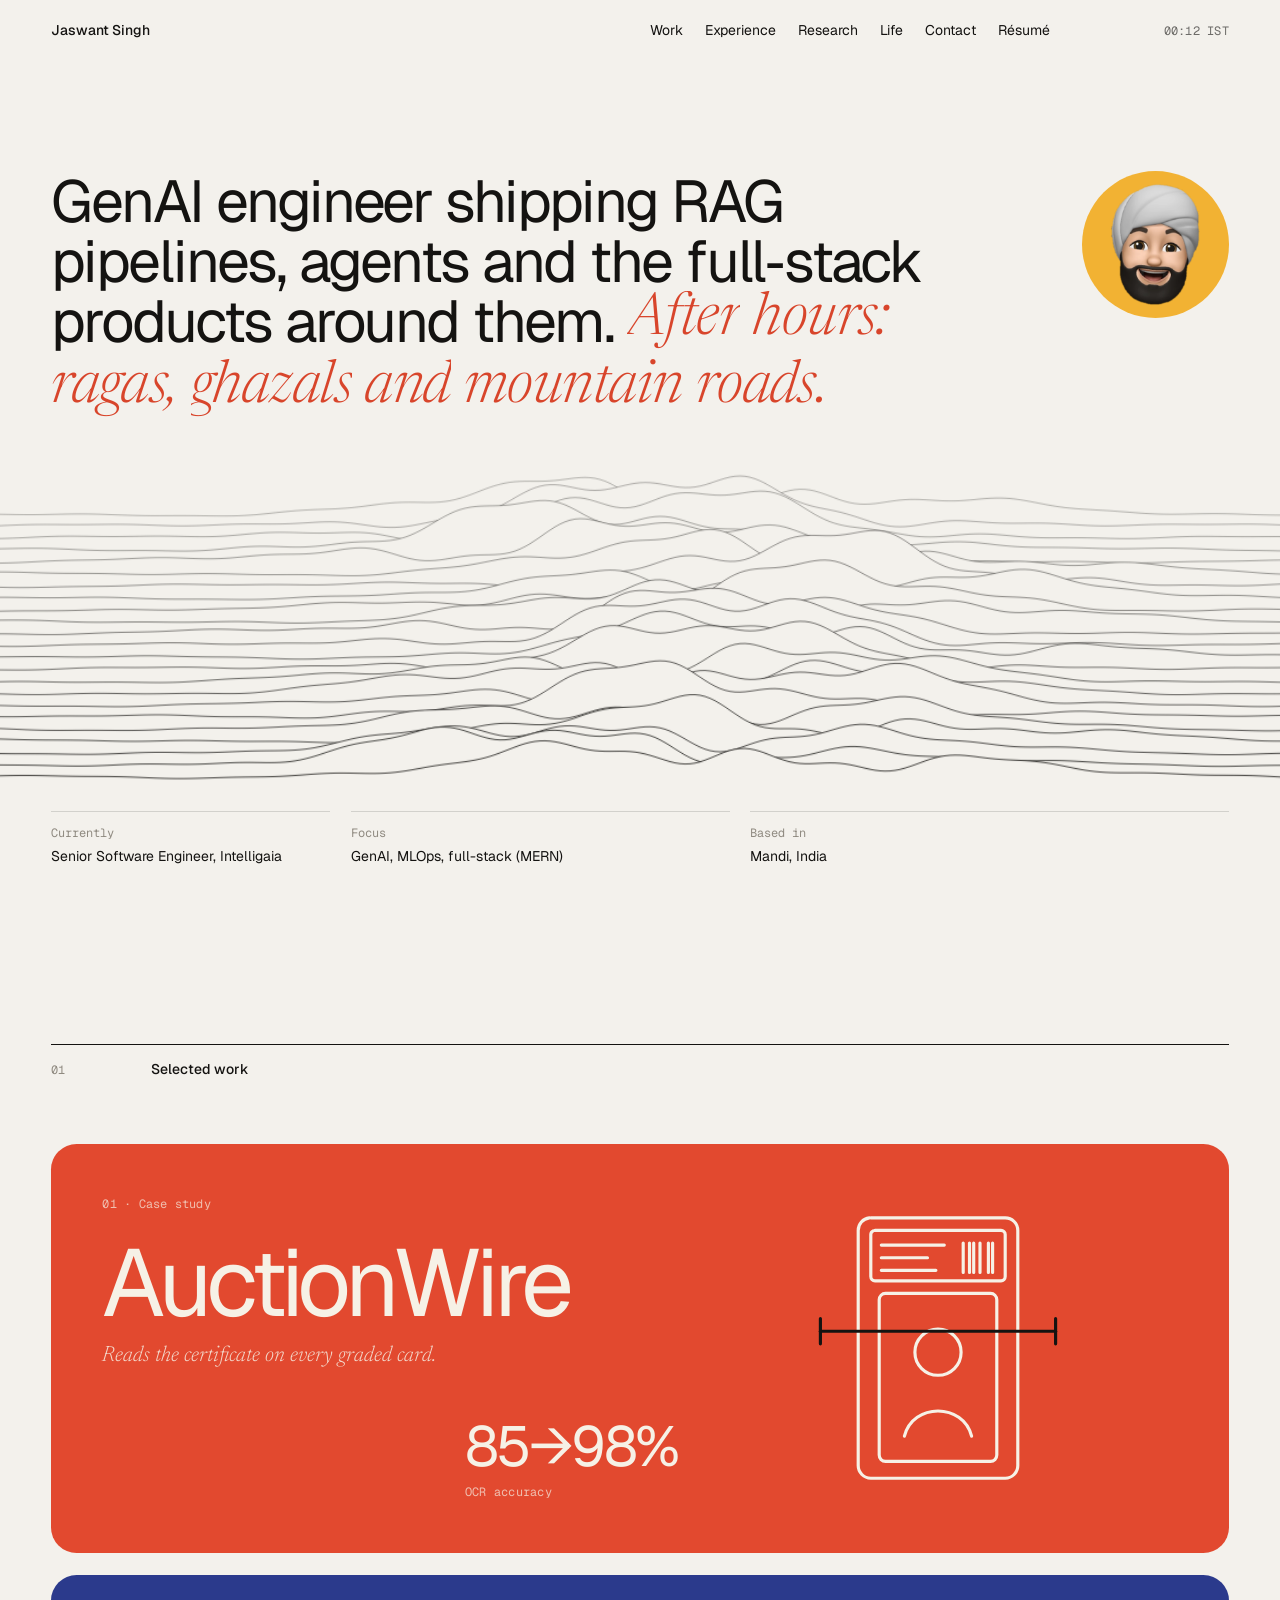
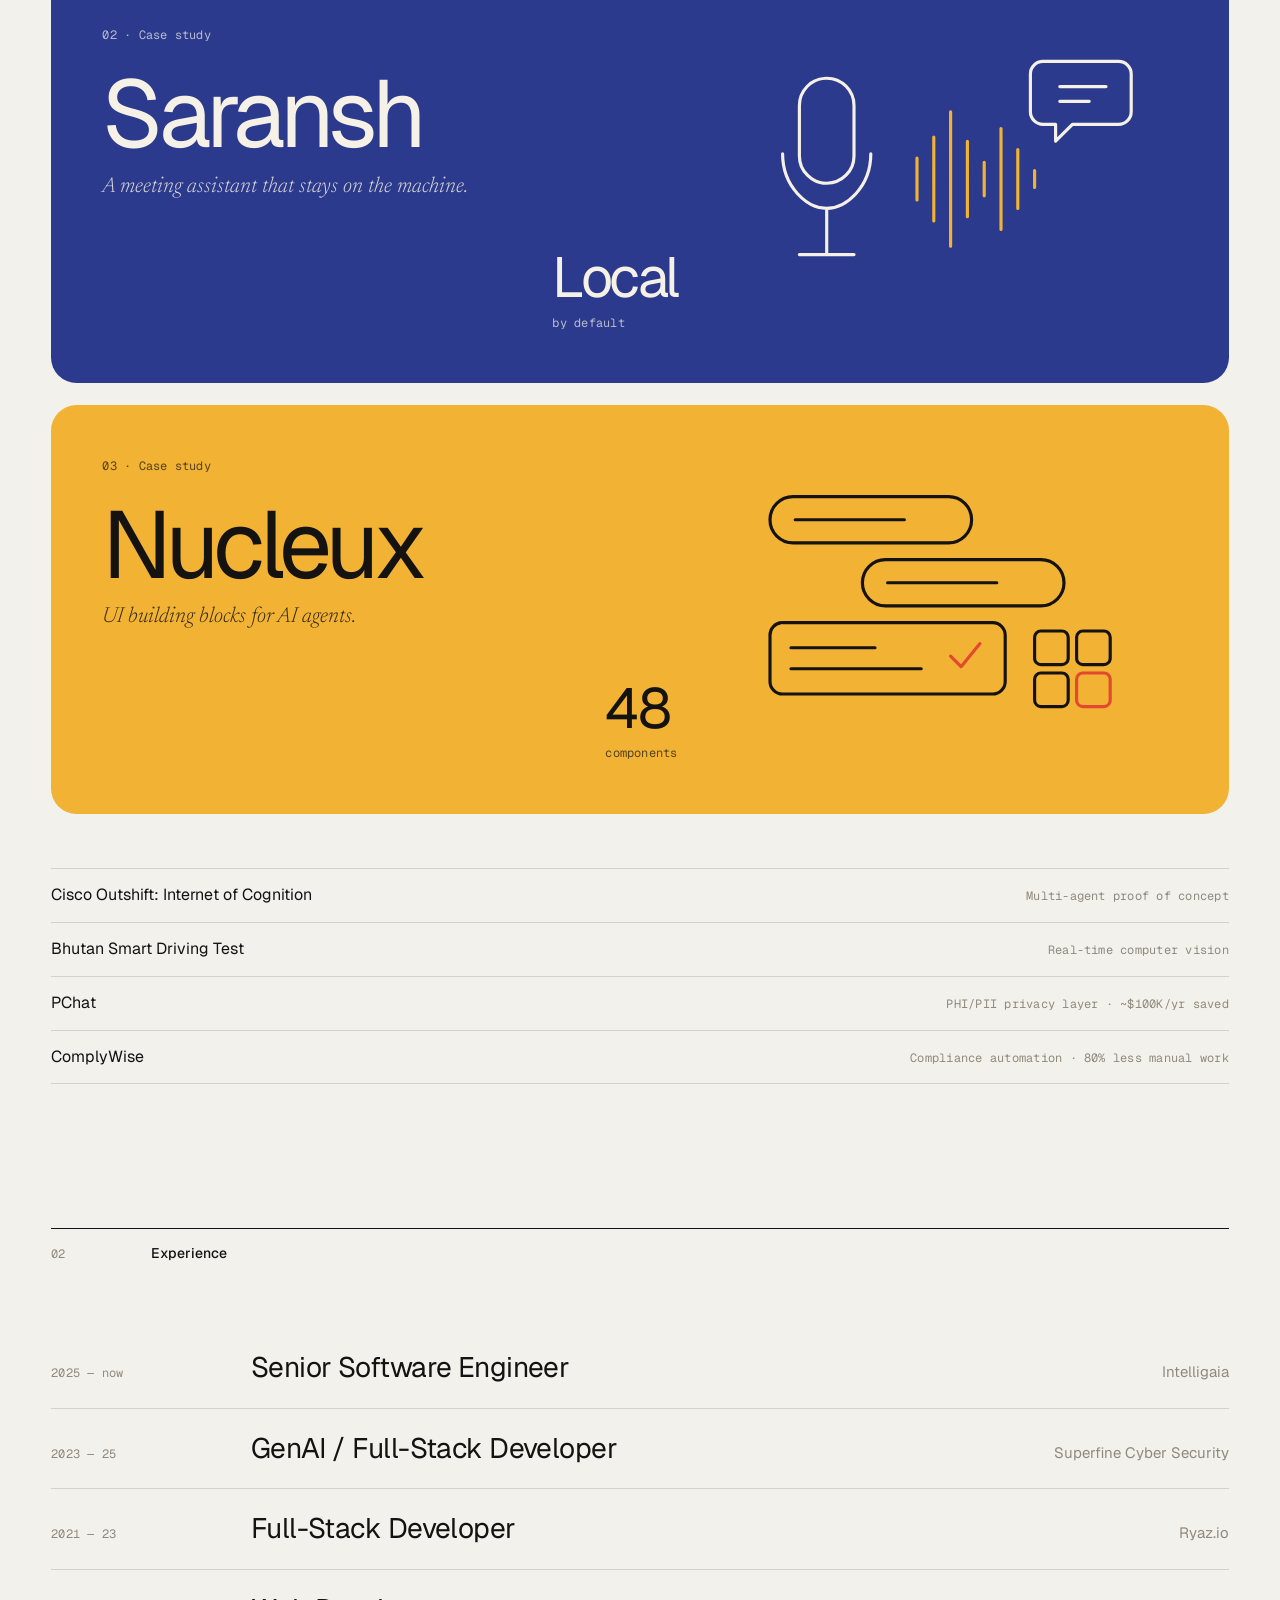
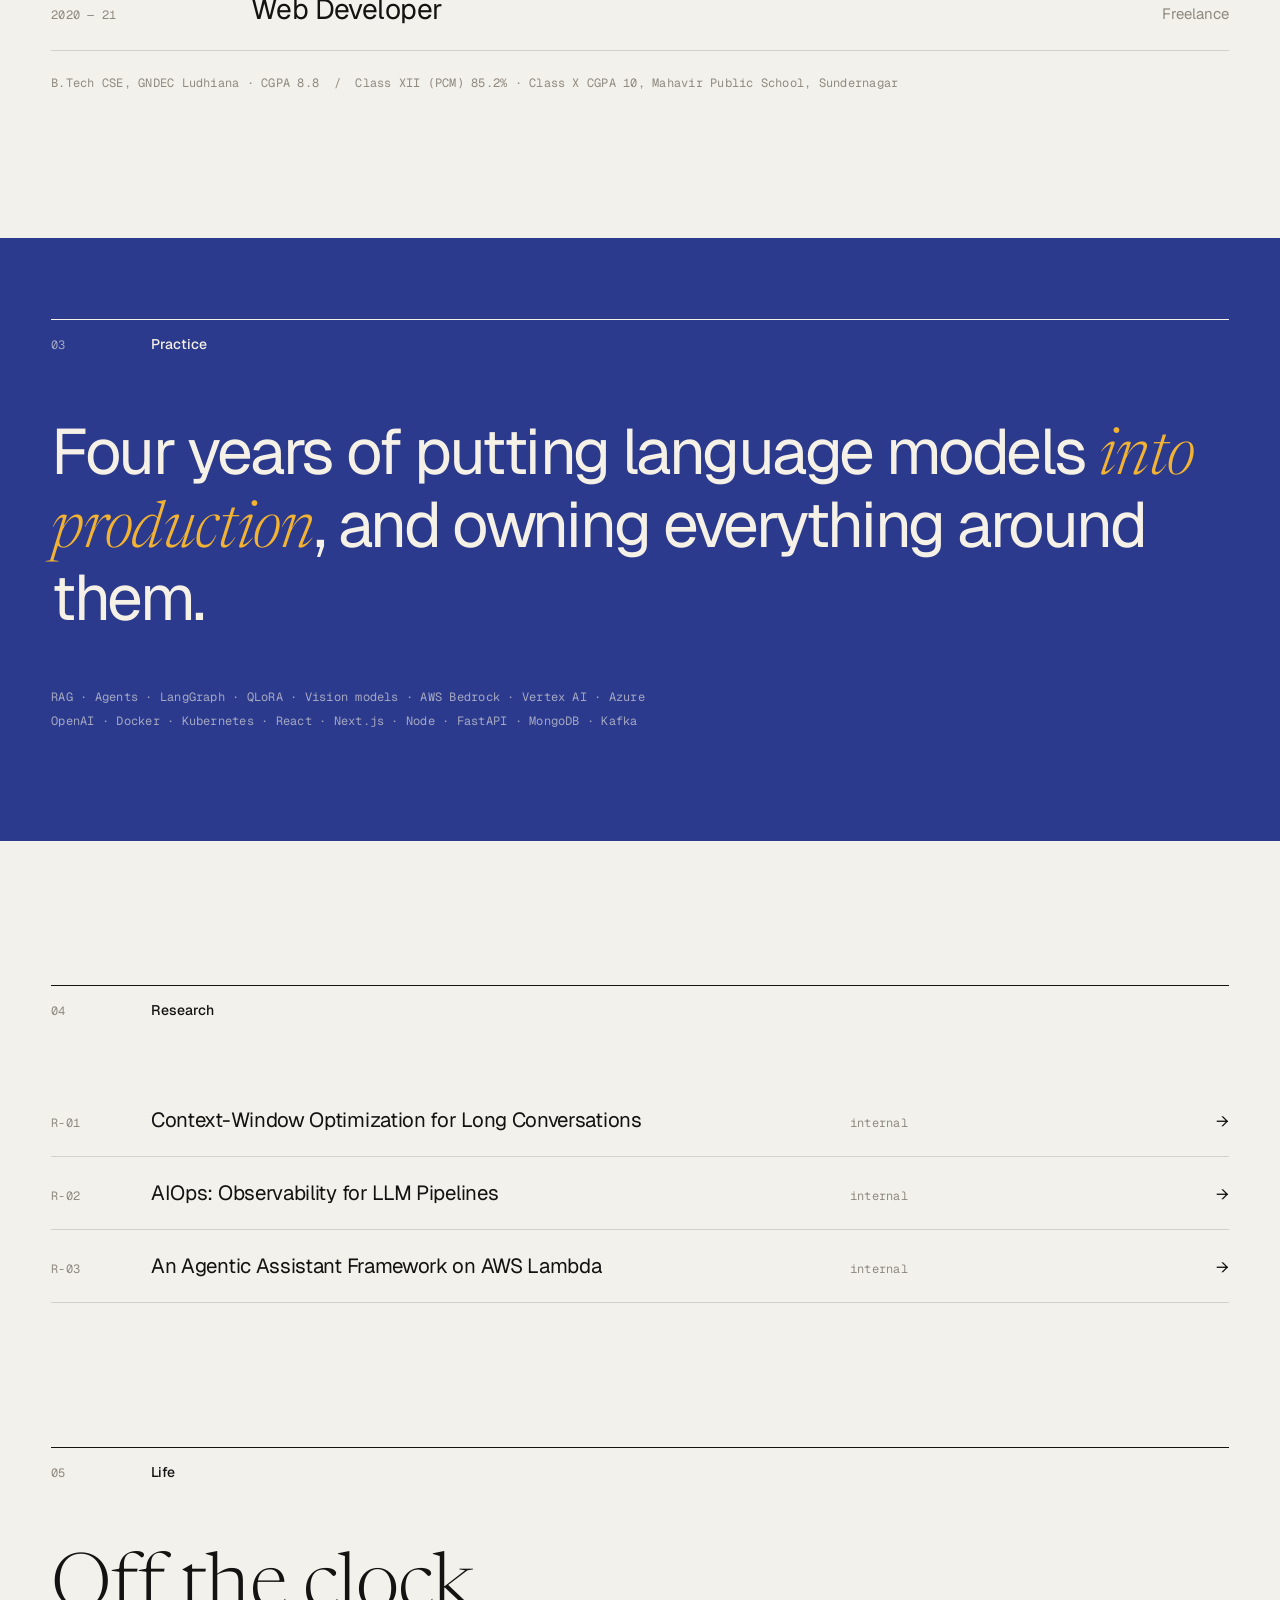
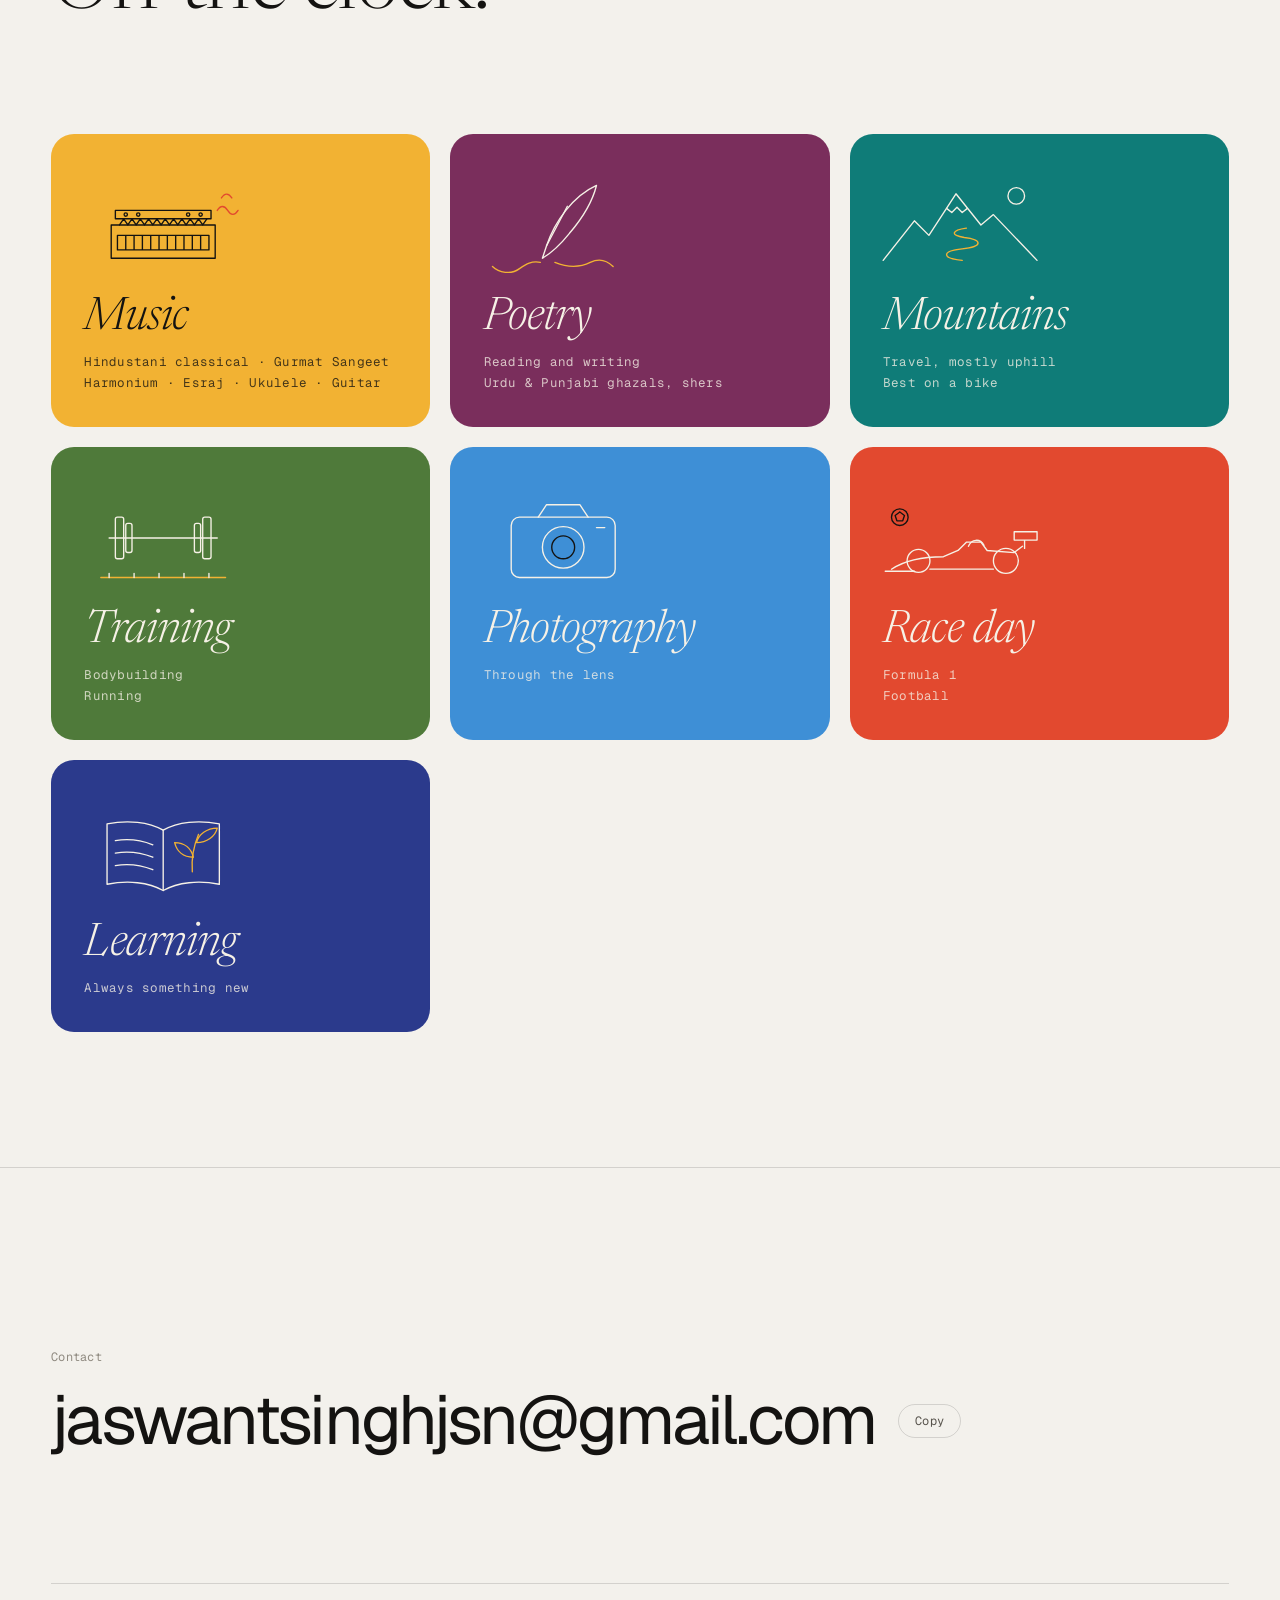
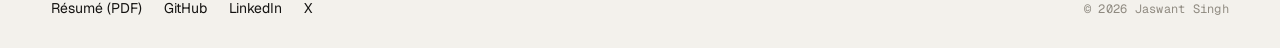
<file: index.html>
<!DOCTYPE html>
<html lang="en">
<head>
<meta charset="UTF-8" />
<meta name="viewport" content="width=device-width, initial-scale=1.0" />
<title>Jaswant Singh — GenAI Engineer</title>
<meta name="description" content="Jaswant Singh is a GenAI engineer with 4+ years shipping production RAG pipelines, agentic workflows and the full-stack products around them. After hours: ragas, ghazals and mountain roads." />
<meta name="theme-color" content="#f3f1ec" />
<link rel="canonical" href="https://jaswant.art/" />
<meta property="og:type" content="website" />
<meta property="og:url" content="https://jaswant.art/" />
<meta property="og:title" content="Jaswant Singh — GenAI Engineer" />
<meta property="og:description" content="GenAI engineer shipping RAG pipelines, agents and the full-stack products around them. After hours: ragas, ghazals and mountain roads." />
<meta property="og:image" content="https://jaswant.art/og.png" />
<meta name="twitter:card" content="summary_large_image" />
<meta name="twitter:creator" content="@CodeComposer009" />
<meta name="twitter:title" content="Jaswant Singh — GenAI Engineer" />
<meta name="twitter:description" content="GenAI engineer shipping RAG pipelines, agents and the full-stack products around them. After hours: ragas, ghazals and mountain roads." />
<meta name="twitter:image" content="https://jaswant.art/og.png" />
<link rel="icon" href="/favicon.ico" sizes="any" />
<link rel="icon" type="image/png" sizes="32x32" href="/img/favicon-32.png" />
<link rel="icon" type="image/png" sizes="192x192" href="/img/icon-192.png" />
<link rel="apple-touch-icon" href="/img/apple-touch-icon.png" />
<link rel="preconnect" href="https://fonts.googleapis.com" />
<link rel="preconnect" href="https://fonts.gstatic.com" crossorigin />
<link href="https://fonts.googleapis.com/css2?family=Geist:wght@300;400;500&family=Geist+Mono:wght@400&family=Newsreader:ital,opsz,wght@0,6..72,300;0,6..72,400;1,6..72,300;1,6..72,400&display=swap" rel="stylesheet" />
<link rel="stylesheet" href="css/style.css" />
<script type="application/ld+json">
{
  "@context": "https://schema.org",
  "@type": "Person",
  "name": "Jaswant Singh",
  "url": "https://jaswant.art/",
  "image": "https://jaswant.art/img/me.png",
  "jobTitle": "Senior Software Engineer (GenAI / Full-Stack)",
  "description": "GenAI engineer shipping RAG pipelines, agents and the full-stack products around them. After hours: ragas, ghazals and mountain roads.",
  "email": "mailto:jaswantsinghjsn@gmail.com",
  "worksFor": { "@type": "Organization", "name": "Intelligaia Technologies" },
  "alumniOf": [
    { "@type": "CollegeOrUniversity", "name": "Guru Nanak Dev Engineering College, Ludhiana" },
    { "@type": "HighSchool", "name": "Mahavir Public School, Sundernagar" }
  ],
  "address": { "@type": "PostalAddress", "addressLocality": "Mandi", "addressRegion": "Himachal Pradesh", "addressCountry": "IN" },
  "knowsAbout": ["Generative AI", "Retrieval-augmented generation", "AI agents", "LangChain", "LangGraph", "MLOps", "React", "Next.js", "Node.js", "Python", "FastAPI", "MongoDB", "System design", "Hindustani classical music", "Gurmat Sangeet", "Harmonium", "Esraj", "Poetry", "Urdu and Punjabi ghazals", "Photography", "Motorcycling", "Formula 1", "Bodybuilding", "Running"],
  "sameAs": [
    "https://github.com/jaswantsinghh",
    "https://www.linkedin.com/in/jaswant-singh009",
    "https://x.com/CodeComposer009"
  ]
}
</script>
</head>
<body>

<a class="skip" href="#work">Skip to work</a>

<header class="top" id="top">
  <a class="top__name" href="#">Jaswant Singh</a>
  <nav class="top__nav" aria-label="Primary">
    <a href="#work">Work</a>
    <a href="#experience" class="top__wide">Experience</a>
    <a href="#writing">Research</a>
    <a href="#studio">Life</a>
    <a href="#contact">Contact</a>
    <a href="resume.pdf" class="top__wide" target="_blank" rel="noopener">Résumé</a>
  </nav>
  <span class="top__time mono" id="clock" aria-label="Local time"></span>
</header>

<main>

  <!-- ─────────────────────────── INTRO ─────────────────────────── -->
  <section class="intro" aria-label="Introduction">
    <img class="intro__me" id="me" src="img/me.png" width="180" height="180" alt="Jaswant’s memoji: a smiling face with a grey turban and a full black beard" />
    <h1 class="intro__lede" data-split>
      GenAI engineer shipping RAG pipelines, agents and the full&#8209;stack products around them.
      <span class="soft">After hours: ragas, ghazals and mountain roads.</span>
    </h1>

    <dl class="intro__meta">
      <div><dt>Currently</dt><dd>Senior Software Engineer, Intelligaia</dd></div>
      <div><dt>Focus</dt><dd>GenAI, MLOps, full-stack (MERN)</dd></div>
      <div><dt>Based in</dt><dd>Mandi, India</dd></div>
    </dl>

    <canvas class="intro__field" id="field" aria-hidden="true"></canvas>
  </section>

  <!-- ─────────────────────────── WORK ─────────────────────────── -->
  <!-- ✏️ EDIT HERE: one <li class="row"> per project. data-seed changes the hover drawing. -->
  <section class="block" id="work">
    <header class="block__head">
      <span class="block__num mono">01</span>
      <h2 class="block__title">Selected work</h2>
    </header>

    <!-- ✏️ EDIT HERE: featured projects (each opens its case study). data-seed picks the hover drawing. -->
    <ol class="feature" id="workRows">
      <li data-reveal>
        <a class="feature__item feature__item--aw" href="work/auctionwire/">
          <span class="feature__text">
            <span class="feature__n mono">01 · Case study</span>
            <span class="feature__t">AuctionWire</span>
            <span class="feature__line">Reads the certificate on every graded card.</span>
            <span class="feature__stat"><b>85→98%</b><small class="mono">OCR accuracy</small></span>
          </span>
          <span class="feature__art"><svg class="ill ill--big" viewBox="0 0 200 140" role="img" aria-label="A graded trading-card slab under a scanning line"><rect x="62" y="8" width="76" height="124" rx="6"/><rect x="68" y="14" width="64" height="24" rx="2"/><path d="M73 21 h30 M73 27 h22 M73 33 h26"/><path d="M112 20 v14 M115 20 v14 M117 20 v14 M120 20 v14 M124 20 v14 M126 20 v14"/><rect x="72" y="44" width="56" height="80" rx="3"/><circle cx="100" cy="72" r="11"/><path d="M84 112 c4 -16 28 -16 32 0"/><path class="acc" d="M44 62 h112"/><path class="acc" d="M44 56 v12 M156 56 v12"/></svg></span>
        </a>
      </li>
      <li data-reveal>
        <a class="feature__item feature__item--sa" href="work/saransh/">
          <span class="feature__text">
            <span class="feature__n mono">02 · Case study</span>
            <span class="feature__t">Saransh</span>
            <span class="feature__line">A meeting assistant that stays on the machine.</span>
            <span class="feature__stat"><b>Local</b><small class="mono">by default</small></span>
          </span>
          <span class="feature__art"><svg class="ill ill--big" viewBox="0 0 200 140" role="img" aria-label="A microphone beside a voice waveform and a speech bubble"><rect x="34" y="22" width="26" height="50" rx="13"/><path d="M26 58 c0 16 12 26 21 26 s21 -10 21 -26 M47 84 v22 M34 106 h26"/><path class="acc" d="M82 70 v0 M90 60 v20 M98 50 v40 M106 38 v64 M114 52 v36 M122 62 v16 M130 46 v48 M138 56 v28 M146 66 v8"/><path d="M150 14 h36 a6 6 0 0 1 6 6 v18 a6 6 0 0 1 -6 6 h-22 l-8 8 v-8 h-6 a6 6 0 0 1 -6 -6 v-18 a6 6 0 0 1 6 -6 z"/><path d="M158 26 h22 M158 33 h14"/></svg></span>
        </a>
      </li>
      <li data-reveal>
        <a class="feature__item feature__item--nx" href="work/nucleux/">
          <span class="feature__text">
            <span class="feature__n mono">03 · Case study</span>
            <span class="feature__t">Nucleux</span>
            <span class="feature__line">UI building blocks for AI agents.</span>
            <span class="feature__stat"><b>48</b><small class="mono">components</small></span>
          </span>
          <span class="feature__art"><svg class="ill ill--big" viewBox="0 0 200 140" role="img" aria-label="Interface building blocks: chat bubbles, a tool call and a grid of components"><rect x="20" y="16" width="96" height="22" rx="11"/><rect x="64" y="46" width="96" height="22" rx="11"/><rect x="20" y="76" width="112" height="34" rx="6"/><path d="M30 88 h40 M30 98 h62"/><path class="acc" d="M106 92 l5 5 l9 -11"/><rect x="146" y="80" width="16" height="16" rx="3"/><rect x="166" y="80" width="16" height="16" rx="3"/><rect x="146" y="100" width="16" height="16" rx="3"/><rect class="acc" x="166" y="100" width="16" height="16" rx="3"/><path d="M32 27 h52 M76 57 h52"/></svg></span>
        </a>
      </li>
    </ol>

    <!-- ✏️ EDIT HERE: more projects, one line each -->
    <ul class="more" data-reveal>
      <li><span>Cisco Outshift: Internet of Cognition</span><span class="mono">Multi-agent proof of concept</span></li>
      <li><span>Bhutan Smart Driving Test</span><span class="mono">Real-time computer vision</span></li>
      <li><span>PChat</span><span class="mono">PHI/PII privacy layer · ~$100K/yr saved</span></li>
      <li><span>ComplyWise</span><span class="mono">Compliance automation · 80% less manual work</span></li>
    </ul>

    <div class="peek" id="peek" aria-hidden="true"><canvas id="peekCanvas"></canvas></div>
  </section>

  <!-- ─────────────────────────── EXPERIENCE ─────────────────────────── -->
  <section class="block" id="experience">
    <header class="block__head">
      <span class="block__num mono">02</span>
      <h2 class="block__title">Experience</h2>
    </header>

    <ol class="cv">
      <li class="cv__item" data-reveal><span class="cv__when mono">2025 — now</span><h3>Senior Software Engineer</h3><p class="cv__org">Intelligaia</p></li>
      <li class="cv__item" data-reveal><span class="cv__when mono">2023 — 25</span><h3>GenAI / Full-Stack Developer</h3><p class="cv__org">Superfine Cyber Security</p></li>
      <li class="cv__item" data-reveal><span class="cv__when mono">2021 — 23</span><h3>Full-Stack Developer</h3><p class="cv__org">Ryaz.io</p></li>
      <li class="cv__item" data-reveal><span class="cv__when mono">2020 — 21</span><h3>Web Developer</h3><p class="cv__org">Freelance</p></li>
    </ol>
    <p class="edu mono" data-reveal>
      B.Tech CSE, GNDEC Ludhiana · CGPA 8.8 &nbsp;/&nbsp; Class XII (PCM) 85.2% · Class X CGPA 10, Mahavir Public School, Sundernagar
    </p>
  </section>

  <!-- ─────────────────────────── PRACTICE ─────────────────────────── -->
  <section class="block band" id="practice">
    <header class="block__head">
      <span class="block__num mono">03</span>
      <h2 class="block__title">Practice</h2>
    </header>

    <p class="big-statement" data-reveal>
      Four years of putting language models <em>into production</em>, and owning everything around them.
    </p>
    <p class="toolline mono" data-reveal>
      RAG · Agents · LangGraph · QLoRA · Vision models · AWS Bedrock · Vertex AI · Azure OpenAI · Docker · Kubernetes · React · Next.js · Node · FastAPI · MongoDB · Kafka
    </p>
  </section>

  <!-- ─────────────────────────── WRITING ─────────────────────────── -->
  <section class="block" id="writing">
    <header class="block__head">
      <span class="block__num mono">04</span>
      <h2 class="block__title">Research</h2>
    </header>
    <!-- rendered from js/content.js (blog + research) -->
    <ol class="entries" id="entries"></ol>
  </section>

  <!-- ─────────────────────────── STUDIO ─────────────────────────── -->
  <section class="studio" id="studio">
    <header class="block__head">
      <span class="block__num mono">05</span>
      <h2 class="block__title">Life</h2>
    </header>

    <p class="studio__intro" data-reveal>Off the clock.</p>

    <!-- ✏️ EDIT HERE: the things I love outside work -->
    <ol class="life">
      <li class="life__item" data-reveal>
        <svg class="ill" viewBox="0 0 160 100" role="img" aria-label="A harmonium, its bellows folded behind the keys"><path d="M30 50 h100 v32 h-100 z"/><path d="M38 50 l4 -6 l4 6 l4 -6 l4 6 l4 -6 l4 6 l4 -6 l4 6 l4 -6 l4 6 l4 -6 l4 6 l4 -6 l4 6 l4 -6 l4 6 l4 -6 l4 6 l4 -6 l4 6 l4 -6"/><path d="M34 44 h92 v-8 h-92 z"/><path d="M36 60 h88 v14 h-88 z M44 60 v14 M52 60 v14 M60 60 v14 M68 60 v14 M76 60 v14 M84 60 v14 M92 60 v14 M100 60 v14 M108 60 v14 M116 60 v14"/><circle cx="44" cy="40" r="1.6"/><circle cx="56" cy="40" r="1.6"/><circle cx="104" cy="40" r="1.6"/><circle cx="116" cy="40" r="1.6"/><path class="acc" d="M132 36 c3 -5 7 -5 10 0 s7 5 10 0 M136 24 c3 -5 7 -5 10 0"/></svg>
        <h3 class="life__t">Music</h3>
        <p class="life__meta mono">Hindustani classical · Gurmat Sangeet<br/>Harmonium · Esraj · Ukulele · Guitar</p>
      </li>
      <li class="life__item" data-reveal>
        <svg class="ill" viewBox="0 0 160 100" role="img" aria-label="A quill writing a single flowing line"><path d="M112 12 c-22 10 -40 34 -48 58 l-4 12 c10 -6 18 -14 26 -24 c12 -14 22 -30 26 -46 z"/><path d="M64 70 l20 -38"/><path class="acc" d="M58 86 c-8 -2 -14 2 -20 6 c-8 6 -20 4 -26 -2 m60 -4 c10 4 22 6 34 0 c8 -4 16 -2 22 4"/></svg>
        <h3 class="life__t">Poetry</h3>
        <p class="life__meta mono">Reading and writing<br/>Urdu &amp; Punjabi ghazals, shers</p>
      </li>
      <li class="life__item" data-reveal>
        <svg class="ill" viewBox="0 0 160 100" role="img" aria-label="Mountain peaks with a switchback road climbing between them"><path d="M4 84 l30 -38 l14 14 l26 -40 l24 30 l12 -10 l42 44"/><path d="M65 34 l5 4 l5 -5 l5 5 l5 -4"/><path class="acc" d="M80 84 c-20 -2 -20 -9 0 -11 c20 -2 20 -9 2 -11 c-14 -2 -12 -7 2 -9"/><circle cx="132" cy="22" r="8"/></svg>
        <h3 class="life__t">Mountains</h3>
        <p class="life__meta mono">Travel, mostly uphill<br/>Best on a bike</p>
      </li>
      <li class="life__item" data-reveal>
        <svg class="ill" viewBox="0 0 160 100" role="img" aria-label="A loaded barbell above a running track marked with distances"><path d="M28 50 h104"/><rect x="34" y="30" width="8" height="40" rx="2"/><rect x="44" y="36" width="6" height="28" rx="2"/><rect x="118" y="30" width="8" height="40" rx="2"/><rect x="110" y="36" width="6" height="28" rx="2"/><path class="acc" d="M20 88 h120"/><path d="M20 88 m8 0 v-4 m24 4 v-4 m24 4 v-4 m24 4 v-4 m24 4 v-4"/></svg>
        <h3 class="life__t">Training</h3>
        <p class="life__meta mono">Bodybuilding<br/>Running</p>
      </li>
      <li class="life__item" data-reveal>
        <svg class="ill" viewBox="0 0 160 100" role="img" aria-label="A camera with its lens"><rect x="30" y="30" width="100" height="58" rx="8"/><path d="M56 30 l8 -12 h32 l8 12"/><circle cx="80" cy="59" r="20"/><circle class="acc" cx="80" cy="59" r="11"/><path d="M112 40 h8"/></svg>
        <h3 class="life__t">Photography</h3>
        <p class="life__meta mono">Through the lens</p>
      </li>
      <li class="life__item" data-reveal>
        <svg class="ill" viewBox="0 0 160 100" role="img" aria-label="A chequered flag beside a football"><circle cx="38" cy="72" r="11"/><circle cx="122" cy="72" r="12"/><path d="M6 82 h28"/><path d="M12 80 c12 -8 30 -12 50 -12 l14 -6 l8 -8 h14 l6 8 l26 2 l8 -6"/><path d="M49 80 h61"/><path d="M86 58 c3 -7 11 -8 15 -1"/><path d="M130 44 h22 v8 h-22 z M140 52 v8"/><circle class="acc" cx="20" cy="30" r="8"/><path class="acc" d="M20 25 l4.5 3.3 l-1.7 5.2 h-5.6 l-1.7 -5.2 z"/></svg>
        <h3 class="life__t">Race day</h3>
        <p class="life__meta mono">Formula 1<br/>Football</p>
      </li>
      <li class="life__item" data-reveal>
        <svg class="ill" viewBox="0 0 160 100" role="img" aria-label="An open book with a sprout growing from its page"><path d="M80 30 c-14 -8 -34 -10 -54 -6 v58 c20 -4 40 -2 54 6 c14 -8 34 -10 54 -6 v-58 c-20 -4 -40 -2 -54 6 z"/><path d="M80 30 v58"/><path d="M34 40 c12 -2 26 0 36 4 M34 52 c12 -2 26 0 36 4 M34 64 c12 -2 26 0 36 4"/><path class="acc" d="M108 70 c-1 -12 1 -24 6 -36"/><path class="acc" d="M109 56 c-10 0 -16 -6 -18 -14 c10 0 16 6 18 14 z"/><path class="acc" d="M112 42 c2 -8 10 -14 20 -14 c-2 8 -10 14 -20 14 z"/></svg>
        <h3 class="life__t">Learning</h3>
        <p class="life__meta mono">Always something new</p>
      </li>
    </ol>

    <!-- ✏️ EDIT HERE: hidden until there are real photos / artworks. Swap each .plate__ph for
         <img src="art/your-file.jpg" alt="Title" />, fix the captions, then delete `hidden`. -->
    <div class="plates" hidden>
      <figure class="plate plate--a" data-reveal>
        <div class="plate__img"><div class="plate__ph plate__ph--1"></div></div>
        <figcaption><span>Untitled I</span><span class="mono">Oil on canvas</span></figcaption>
      </figure>
      <figure class="plate plate--b" data-reveal>
        <div class="plate__img"><div class="plate__ph plate__ph--2"></div></div>
        <figcaption><span>Untitled II</span><span class="mono">Acrylic</span></figcaption>
      </figure>
      <figure class="plate plate--c" data-reveal>
        <div class="plate__img"><div class="plate__ph plate__ph--3"></div></div>
        <figcaption><span>Untitled III</span><span class="mono">Study</span></figcaption>
      </figure>
    </div>

    <!-- ✏️ EDIT HERE: poems — hidden for now; delete the `hidden` attribute to show them -->
    <div class="poems" hidden>
      <article class="poem" data-reveal>
        <h3>Garbage Collection</h3>
        <p>I keep old griefs in memory<br/>
        long after their references die —<br/>
        some part of me still marks them <em>reachable</em>,<br/>
        afraid of the silence they’d free.</p>
      </article>
      <article class="poem" data-reveal>
        <h3>Attention</h3>
        <p>The model weighs each word against the rest;<br/>
        so do we, at midnight, replaying a sentence<br/>
        someone said in passing — softmax over memory,<br/>
        one moment scored above a thousand days.</p>
      </article>
      <article class="poem" data-reveal>
        <h3>Monsoon, Debugged</h3>
        <p>The rain arrives like a hotfix at 2 a.m. —<br/>
        unplanned, loud, and somehow<br/>
        exactly what the parched system needed.</p>
      </article>
    </div>

    <div class="notes" hidden>
      <h3 class="label">Notes</h3>
      <!-- ✏️ EDIT HERE: short observations -->
      <ul class="notes__list">
        <li data-reveal>Good code and good brushwork share a rule: every stroke should look inevitable.</li>
        <li data-reveal>A system diagram is a still life of pressure.</li>
        <li data-reveal>The best abstractions, like the best poems, are judged by what they leave out.</li>
      </ul>
    </div>

    <div class="journal">
      <h3 class="label">Journal</h3>
      <!-- rendered from js/content.js (journal) -->
      <ol class="journal__list" id="journal"></ol>
    </div>
  </section>

  <!-- ─────────────────────────── CONTACT ─────────────────────────── -->
  <footer class="contact" id="contact">
    <p class="label">Contact</p>
    <!-- ✏️ EDIT HERE: your real email + links -->
    <div class="contact__mailrow">
      <a class="contact__mail" href="mailto:jaswantsinghjsn@gmail.com" data-split>jaswantsinghjsn@gmail.com</a>
      <button class="contact__copy mono" type="button" data-copy="jaswantsinghjsn@gmail.com" aria-live="polite">Copy</button>
    </div>
    <div class="contact__row">
      <nav class="contact__links" aria-label="Elsewhere">
        <a href="resume.pdf" target="_blank" rel="noopener">Résumé (PDF)</a>
        <a href="https://github.com/jaswantsinghh" target="_blank" rel="me noopener">GitHub</a>
        <a href="https://www.linkedin.com/in/jaswant-singh009" target="_blank" rel="me noopener">LinkedIn</a>
        <a href="https://x.com/CodeComposer009" target="_blank" rel="me noopener">X</a>
      </nav>
      <p class="mono">© <span id="year"></span> Jaswant Singh</p>
    </div>
  </footer>
</main>

<!-- reader for blog posts and research notes -->
<div class="reader" id="reader" aria-hidden="true" role="dialog" aria-modal="true" aria-labelledby="readerMeta">
  <div class="reader__scrim" id="readerScrim"></div>
  <article class="reader__panel" tabindex="-1">
    <button class="reader__close" id="readerClose" aria-label="Close">Close</button>
    <p class="reader__meta mono" id="readerMeta"></p>
    <div class="reader__body" id="readerBody"></div>
  </article>
</div>

<script src="js/content.js"></script>
<script src="js/main.js"></script>
</body>
</html>
</file>
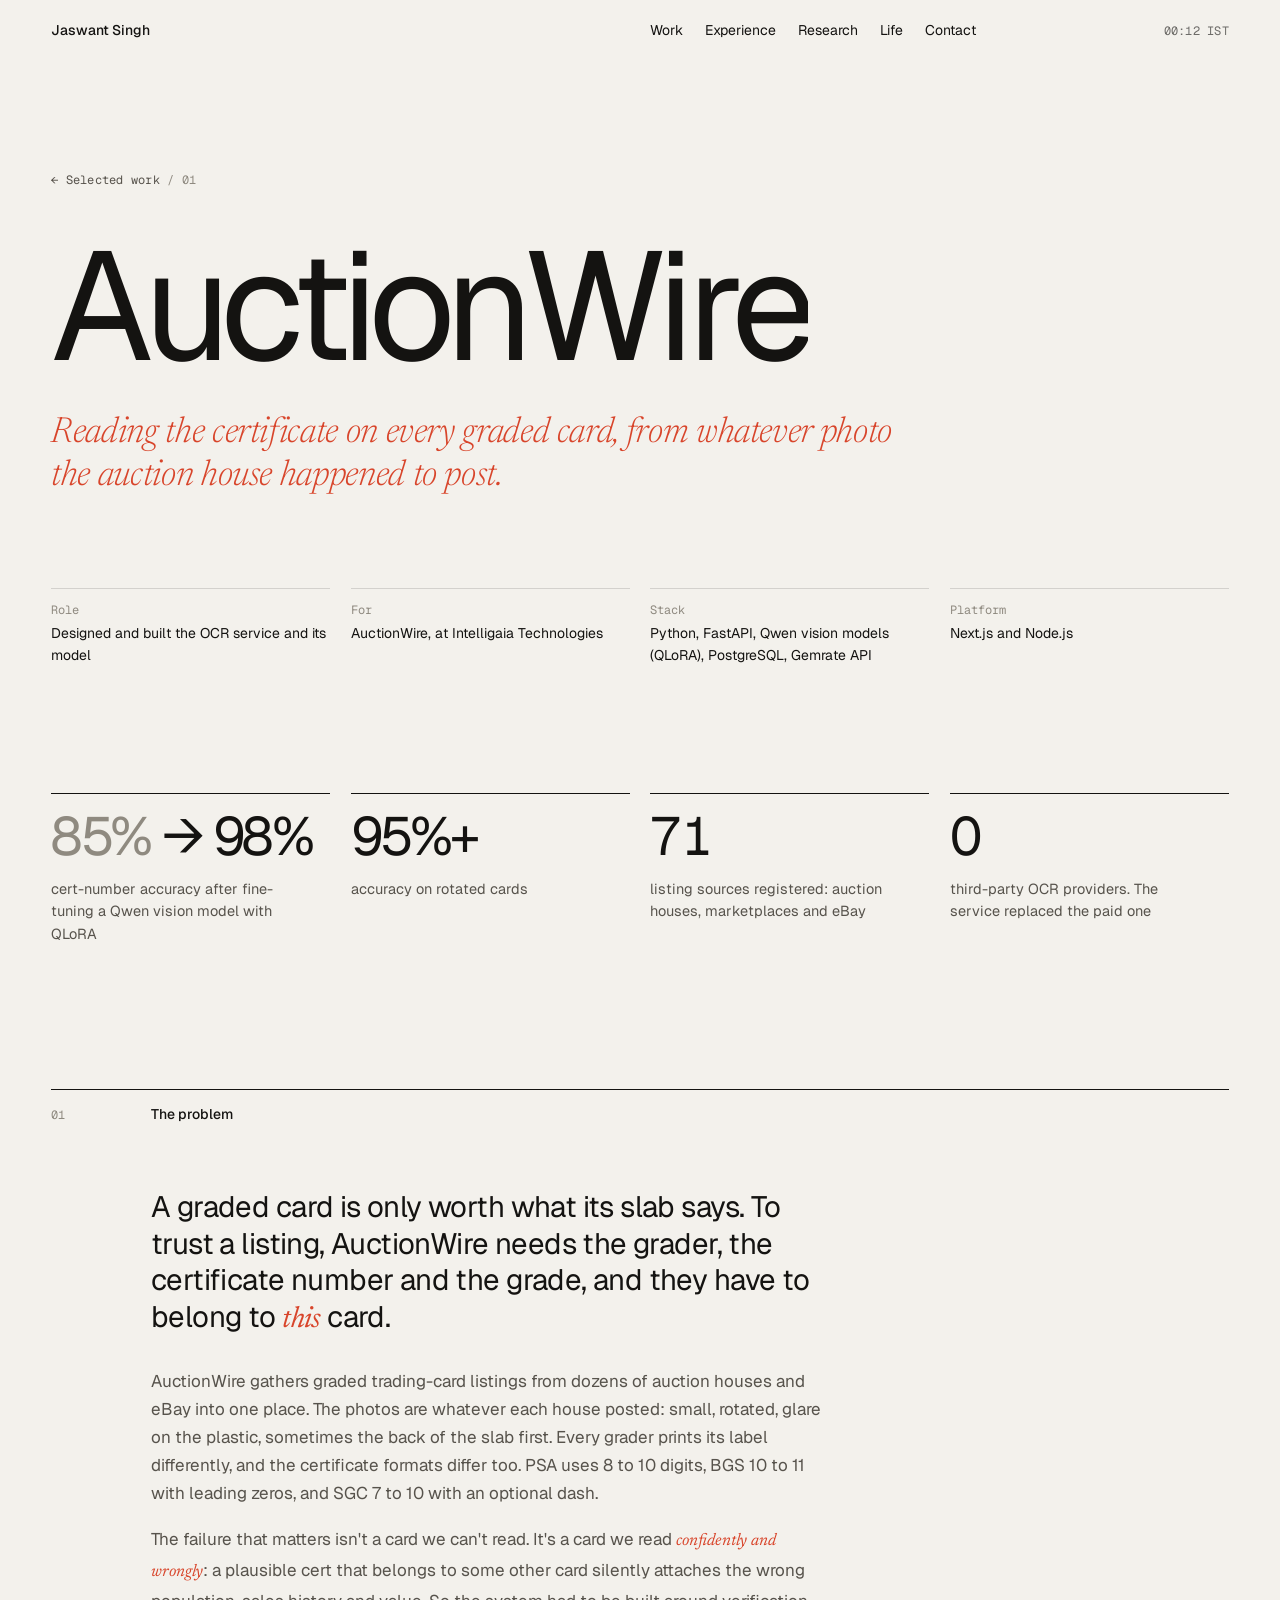
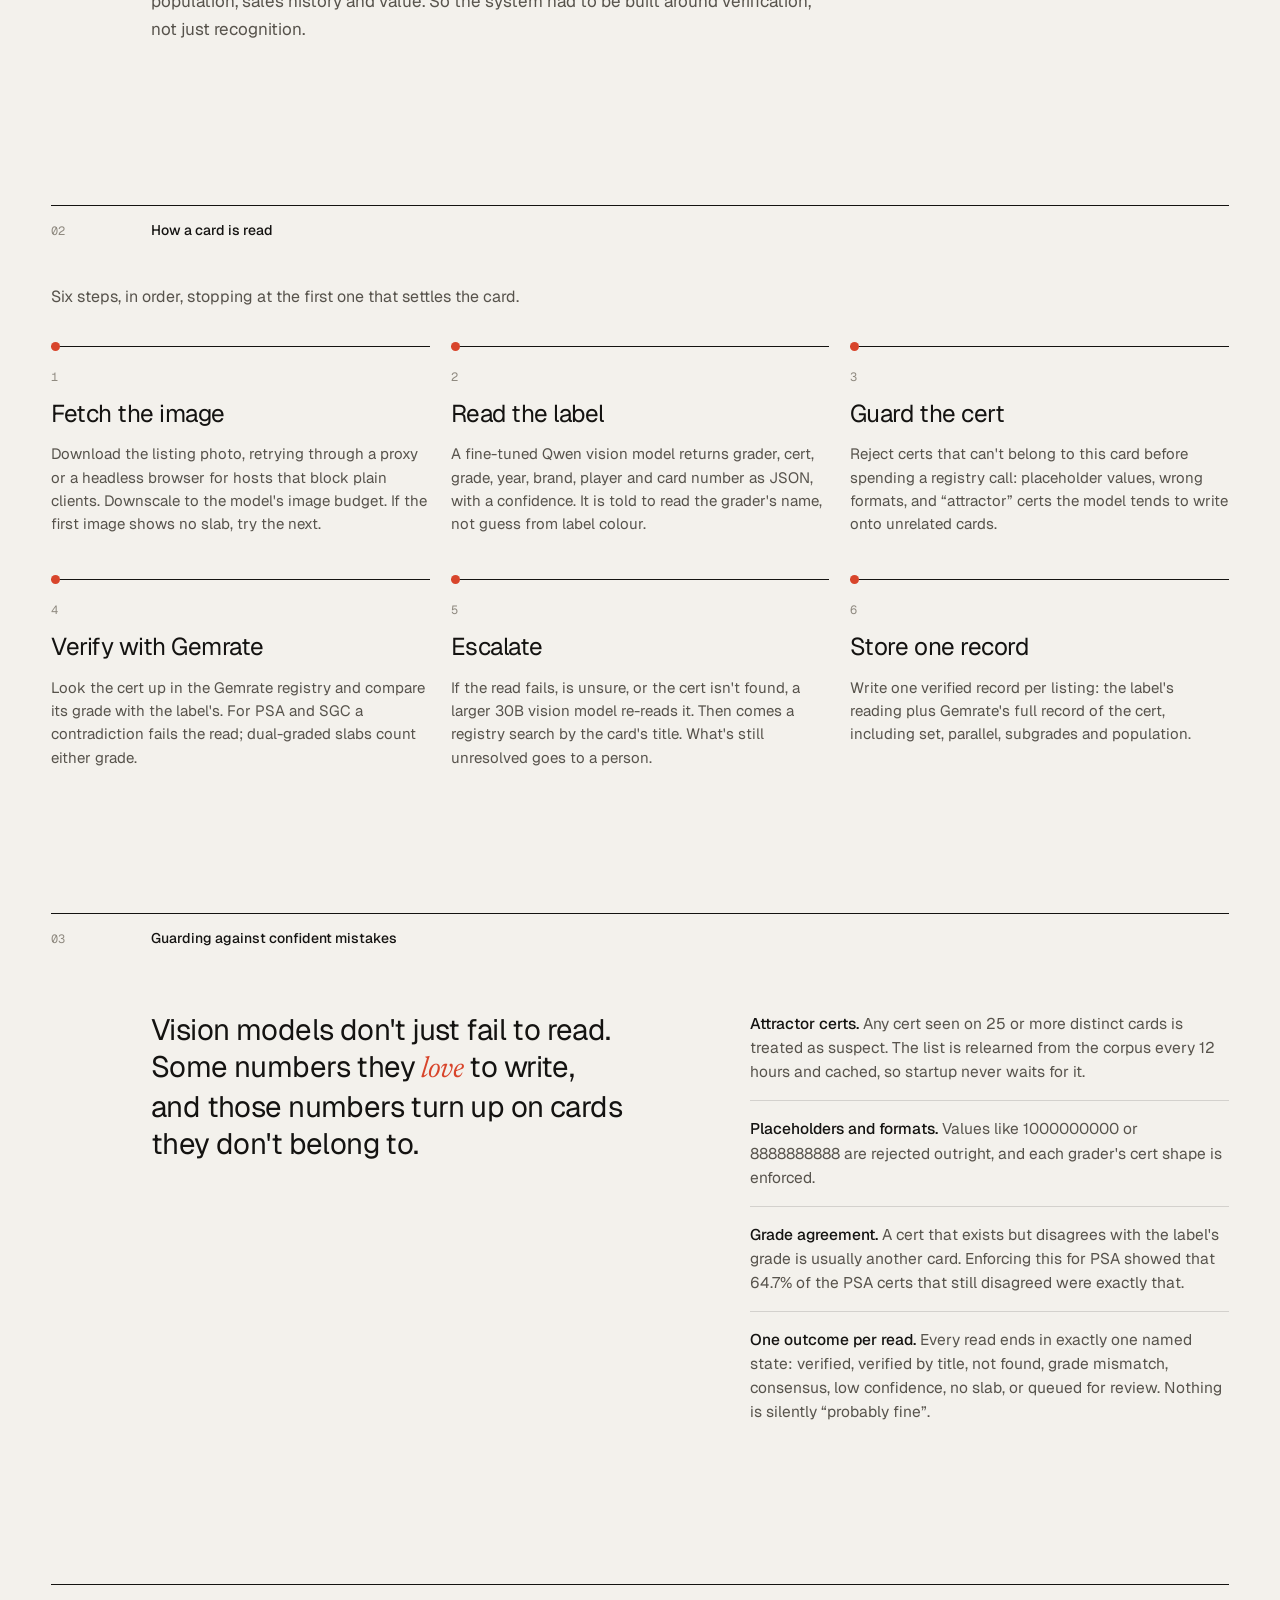
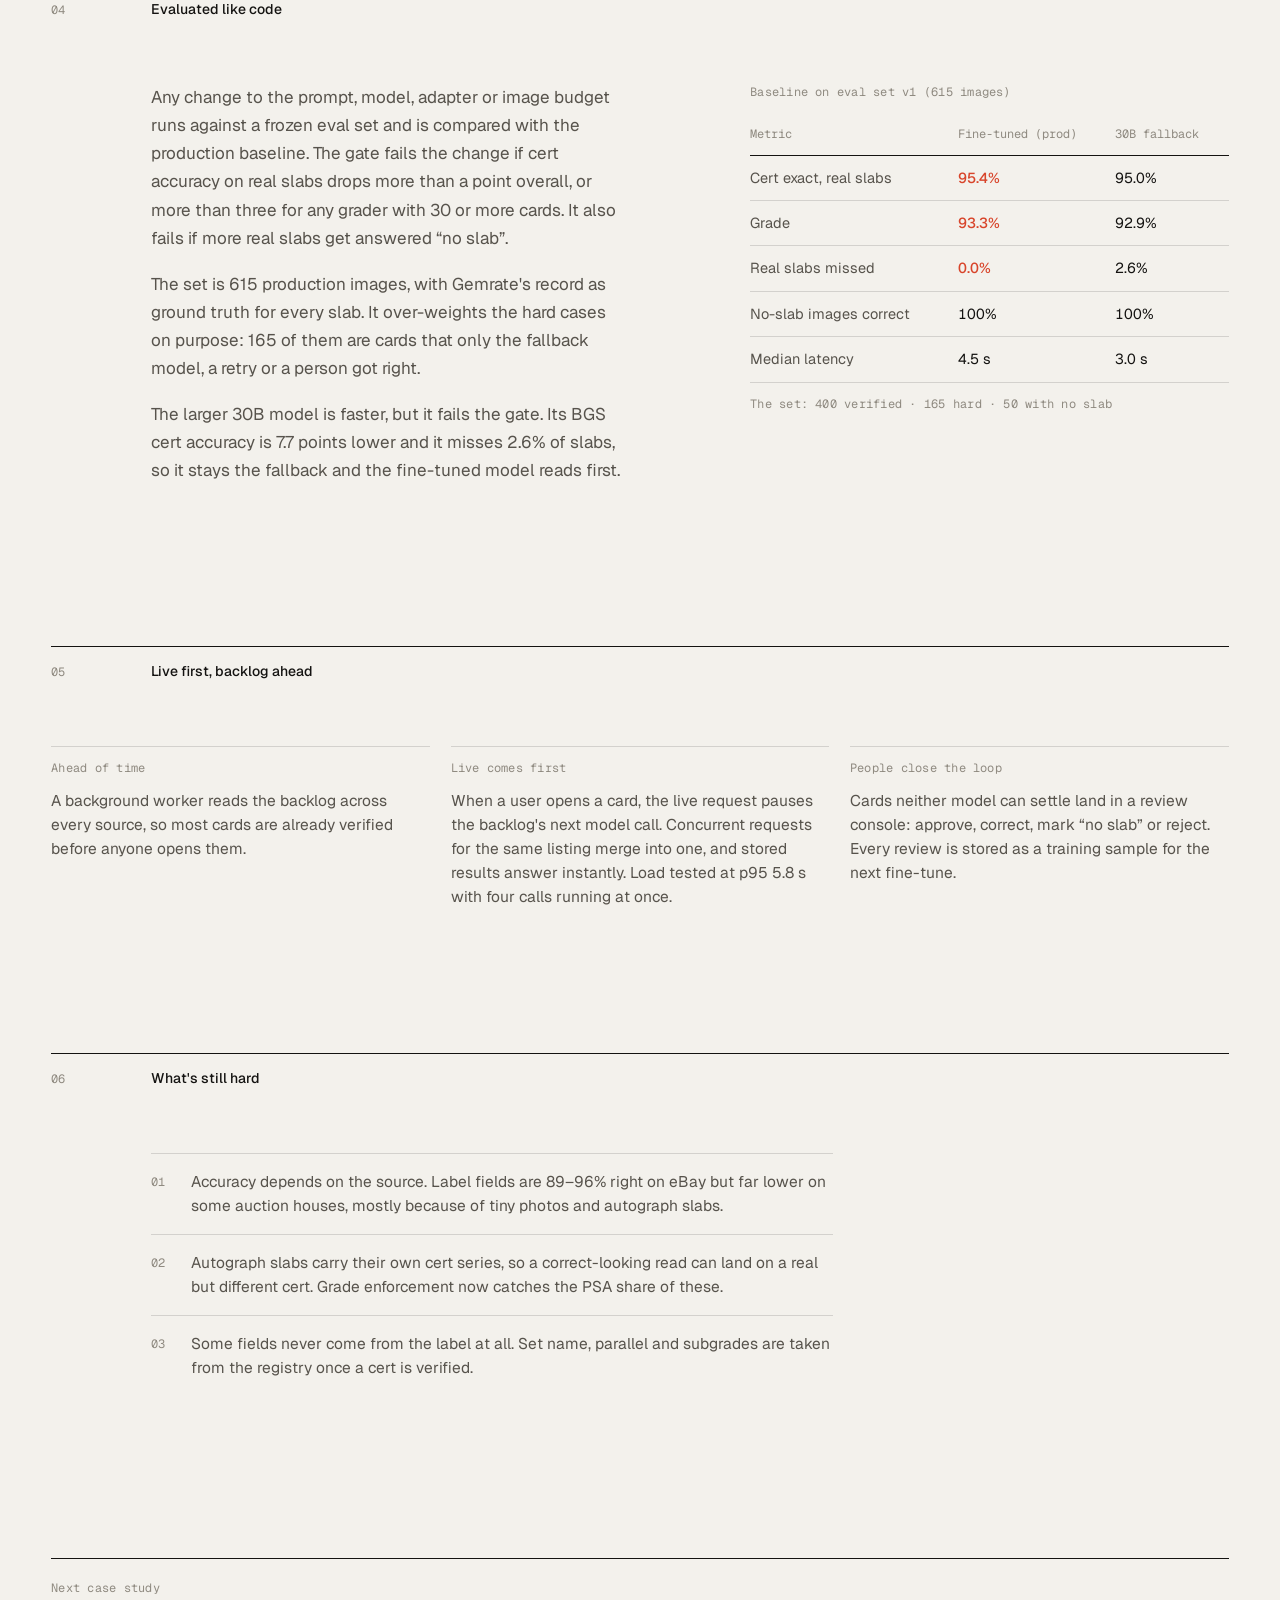
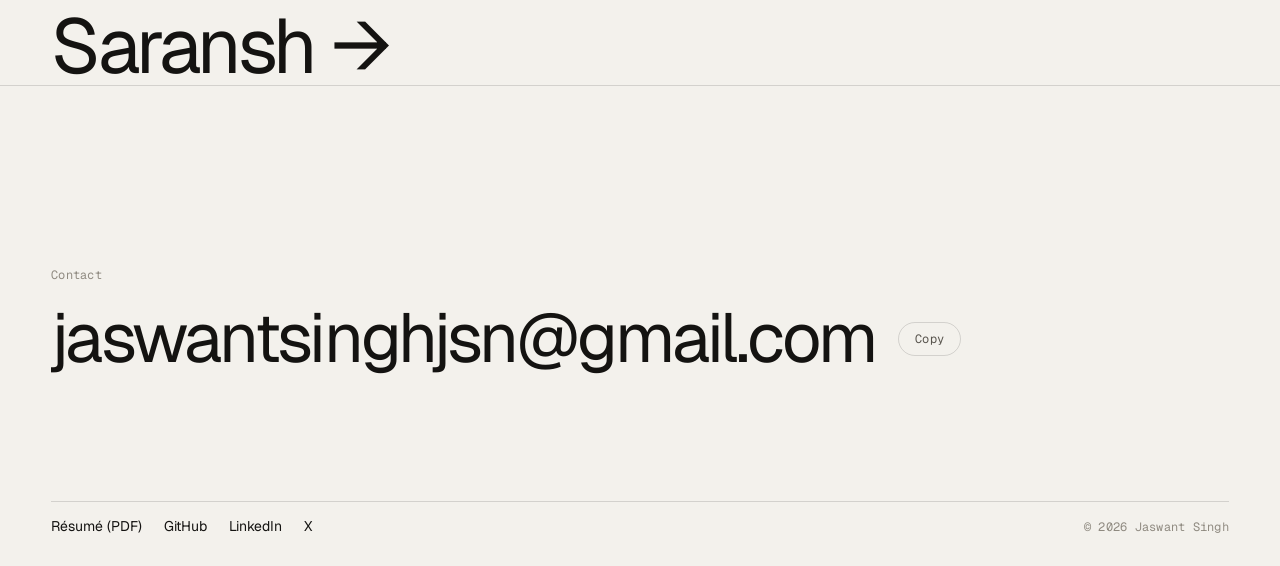
<file: work/auctionwire/index.html>
<!DOCTYPE html>
<html lang="en">
<head>
<meta charset="UTF-8" />
<meta name="viewport" content="width=device-width, initial-scale=1.0" />
<title>AuctionWire: reading every slab — Jaswant Singh</title>
<meta name="description" content="Case study: the vision-model service that reads grader, cert number and grade off graded trading-card slabs in auction listings, verifies them against the Gemrate registry, and gates every change on a frozen eval set." />
<meta name="theme-color" content="#f3f1ec" />
<link rel="canonical" href="https://jaswant.art/work/auctionwire/" />
<meta property="og:type" content="article" />
<meta property="og:url" content="https://jaswant.art/work/auctionwire/" />
<meta property="og:title" content="AuctionWire: reading every slab" />
<meta property="og:description" content="A fine-tuned vision model, a registry check and an eval gate: how AuctionWire verifies graded cards from listing photos." />
<meta property="og:image" content="https://jaswant.art/work/auctionwire/og.png" />
<meta property="og:image:width" content="1200" />
<meta property="og:image:height" content="630" />
<meta name="twitter:card" content="summary_large_image" />
<meta name="twitter:creator" content="@CodeComposer009" />
<meta name="twitter:image" content="https://jaswant.art/work/auctionwire/og.png" />
<link rel="icon" href="/favicon.ico" sizes="any" />
<link rel="icon" type="image/png" sizes="32x32" href="/img/favicon-32.png" />
<link rel="apple-touch-icon" href="/img/apple-touch-icon.png" />
<link rel="preconnect" href="https://fonts.googleapis.com" />
<link rel="preconnect" href="https://fonts.gstatic.com" crossorigin />
<link href="https://fonts.googleapis.com/css2?family=Geist:wght@300;400;500&family=Geist+Mono:wght@400&family=Newsreader:ital,opsz,wght@0,6..72,300;0,6..72,400;1,6..72,300;1,6..72,400&display=swap" rel="stylesheet" />
<link rel="stylesheet" href="../../css/style.css" />
</head>
<body class="case">

<header class="top">
  <a class="top__name" href="../../">Jaswant Singh</a>
  <nav class="top__nav" aria-label="Primary">
    <a href="../../#work">Work</a>
    <a href="../../#experience" class="top__wide">Experience</a>
    <a href="../../#writing">Research</a>
    <a href="../../#studio">Life</a>
    <a href="#contact">Contact</a>
  </nav>
  <span class="top__time mono" id="clock" aria-label="Local time"></span>
</header>

<main>

  <!-- ─────────── title ─────────── -->
  <section class="cs-hero">
    <p class="cs-hero__crumb mono"><a href="../../#work">← Selected work</a> / 01</p>
    <h1 class="cs-hero__title" data-split>AuctionWire</h1>
    <p class="cs-hero__lede" data-reveal>
      Reading the certificate on every graded card, from whatever photo the auction house happened to post.
    </p>

    <dl class="cs-meta" data-reveal>
      <div><dt>Role</dt><dd>Designed and built the OCR service and its model</dd></div>
      <div><dt>For</dt><dd>AuctionWire, at Intelligaia Technologies</dd></div>
      <div><dt>Stack</dt><dd>Python, FastAPI, Qwen vision models (QLoRA), PostgreSQL, Gemrate API</dd></div>
      <div><dt>Platform</dt><dd>Next.js and Node.js</dd></div>
    </dl>
  </section>

  <!-- ─────────── numbers ─────────── -->
  <section class="cs-stats" aria-label="Results">
    <div class="cs-stat cs-stat--wide" data-reveal>
      <p class="cs-stat__n"><span class="cs-stat__from">85%</span> → <span data-count="98">98</span>%</p>
      <p class="cs-stat__l">cert-number accuracy after fine-tuning a Qwen vision model with QLoRA</p>
    </div>
    <div class="cs-stat" data-reveal>
      <p class="cs-stat__n"><span data-count="95">95</span>%+</p>
      <p class="cs-stat__l">accuracy on rotated cards</p>
    </div>
    <div class="cs-stat" data-reveal>
      <p class="cs-stat__n"><span data-count="71">71</span></p>
      <p class="cs-stat__l">listing sources registered: auction houses, marketplaces and eBay</p>
    </div>
    <div class="cs-stat" data-reveal>
      <p class="cs-stat__n">0</p>
      <p class="cs-stat__l">third-party OCR providers. The service replaced the paid one</p>
    </div>
  </section>

  <!-- ─────────── problem ─────────── -->
  <section class="cs-block">
    <header class="block__head">
      <span class="block__num mono">01</span>
      <h2 class="block__title">The problem</h2>
    </header>
    <div class="cs-prose" data-reveal>
      <p class="cs-big">
        A graded card is only worth what its slab says. To trust a listing, AuctionWire needs the grader,
        the certificate number and the grade, and they have to belong to <em>this</em> card.
      </p>
      <p>
        AuctionWire gathers graded trading-card listings from dozens of auction houses and eBay into one place.
        The photos are whatever each house posted: small, rotated, glare on the plastic, sometimes the back of the slab first.
        Every grader prints its label differently, and the certificate formats differ too. PSA uses 8 to 10 digits,
        BGS 10 to 11 with leading zeros, and SGC 7 to 10 with an optional dash.
      </p>
      <p>
        The failure that matters isn't a card we can't read. It's a card we read <em>confidently and wrongly</em>:
        a plausible cert that belongs to some other card silently attaches the wrong population, sales history and value.
        So the system had to be built around verification, not just recognition.
      </p>
    </div>
  </section>

  <!-- ─────────── pipeline ─────────── -->
  <section class="cs-block">
    <header class="block__head">
      <span class="block__num mono">02</span>
      <h2 class="block__title">How a card is read</h2>
    </header>
    <p class="cs-intro" data-reveal>Six steps, in order, stopping at the first one that settles the card.</p>

    <ol class="pipe" id="pipe">
      <li class="pipe__step" data-reveal>
        <span class="pipe__n mono">1</span>
        <h3>Fetch the image</h3>
        <p>Download the listing photo, retrying through a proxy or a headless browser for hosts that block plain clients. Downscale to the model's image budget. If the first image shows no slab, try the next.</p>
      </li>
      <li class="pipe__step" data-reveal>
        <span class="pipe__n mono">2</span>
        <h3>Read the label</h3>
        <p>A fine-tuned Qwen vision model returns grader, cert, grade, year, brand, player and card number as JSON, with a confidence. It is told to read the grader's name, not guess from label colour.</p>
      </li>
      <li class="pipe__step" data-reveal>
        <span class="pipe__n mono">3</span>
        <h3>Guard the cert</h3>
        <p>Reject certs that can't belong to this card before spending a registry call: placeholder values, wrong formats, and “attractor” certs the model tends to write onto unrelated cards.</p>
      </li>
      <li class="pipe__step" data-reveal>
        <span class="pipe__n mono">4</span>
        <h3>Verify with Gemrate</h3>
        <p>Look the cert up in the Gemrate registry and compare its grade with the label's. For PSA and SGC a contradiction fails the read; dual-graded slabs count either grade.</p>
      </li>
      <li class="pipe__step" data-reveal>
        <span class="pipe__n mono">5</span>
        <h3>Escalate</h3>
        <p>If the read fails, is unsure, or the cert isn't found, a larger 30B vision model re-reads it. Then comes a registry search by the card's title. What's still unresolved goes to a person.</p>
      </li>
      <li class="pipe__step" data-reveal>
        <span class="pipe__n mono">6</span>
        <h3>Store one record</h3>
        <p>Write one verified record per listing: the label's reading plus Gemrate's full record of the cert, including set, parallel, subgrades and population.</p>
      </li>
    </ol>
  </section>

  <!-- ─────────── guards ─────────── -->
  <section class="cs-block">
    <header class="block__head">
      <span class="block__num mono">03</span>
      <h2 class="block__title">Guarding against confident mistakes</h2>
    </header>
    <div class="cs-split">
      <p class="cs-big" data-reveal>
        Vision models don't just fail to read. Some numbers they <em>love</em> to write, and those numbers turn up on cards they don't belong to.
      </p>
      <ul class="cs-list" data-reveal>
        <li><strong>Attractor certs.</strong> Any cert seen on 25 or more distinct cards is treated as suspect. The list is relearned from the corpus every 12 hours and cached, so startup never waits for it.</li>
        <li><strong>Placeholders and formats.</strong> Values like 1000000000 or 8888888888 are rejected outright, and each grader's cert shape is enforced.</li>
        <li><strong>Grade agreement.</strong> A cert that exists but disagrees with the label's grade is usually another card. Enforcing this for PSA showed that 64.7% of the PSA certs that still disagreed were exactly that.</li>
        <li><strong>One outcome per read.</strong> Every read ends in exactly one named state: verified, verified by title, not found, grade mismatch, consensus, low confidence, no slab, or queued for review. Nothing is silently “probably fine”.</li>
      </ul>
    </div>
  </section>

  <!-- ─────────── evals ─────────── -->
  <section class="cs-block">
    <header class="block__head">
      <span class="block__num mono">04</span>
      <h2 class="block__title">Evaluated like code</h2>
    </header>
    <div class="cs-split">
      <div class="cs-prose" data-reveal>
        <p>
          Any change to the prompt, model, adapter or image budget runs against a frozen eval set and is compared
          with the production baseline. The gate fails the change if cert accuracy on real slabs drops more than a point
          overall, or more than three for any grader with 30 or more cards. It also fails if more real slabs get answered
          “no slab”.
        </p>
        <p>
          The set is 615 production images, with Gemrate's record as ground truth for every slab. It over-weights the hard cases
          on purpose: 165 of them are cards that only the fallback model, a retry or a person got right.
        </p>
        <p>
          The larger 30B model is faster, but it fails the gate. Its BGS cert accuracy is 7.7 points lower and it misses 2.6% of slabs,
          so it stays the fallback and the fine-tuned model reads first.
        </p>
      </div>
      <figure class="cs-table" data-reveal>
        <table>
          <caption class="mono">Baseline on eval set v1 (615 images)</caption>
          <thead>
            <tr><th scope="col">Metric</th><th scope="col">Fine-tuned (prod)</th><th scope="col">30B fallback</th></tr>
          </thead>
          <tbody>
            <tr><th scope="row">Cert exact, real slabs</th><td><b>95.4%</b></td><td>95.0%</td></tr>
            <tr><th scope="row">Grade</th><td><b>93.3%</b></td><td>92.9%</td></tr>
            <tr><th scope="row">Real slabs missed</th><td><b>0.0%</b></td><td>2.6%</td></tr>
            <tr><th scope="row">No-slab images correct</th><td>100%</td><td>100%</td></tr>
            <tr><th scope="row">Median latency</th><td>4.5 s</td><td>3.0 s</td></tr>
          </tbody>
        </table>
        <figcaption class="mono">The set: 400 verified · 165 hard · 50 with no slab</figcaption>
      </figure>
    </div>
  </section>

  <!-- ─────────── system ─────────── -->
  <section class="cs-block">
    <header class="block__head">
      <span class="block__num mono">05</span>
      <h2 class="block__title">Live first, backlog ahead</h2>
    </header>
    <div class="cs-cols">
      <div data-reveal>
        <h3 class="label">Ahead of time</h3>
        <p>A background worker reads the backlog across every source, so most cards are already verified before anyone opens them.</p>
      </div>
      <div data-reveal>
        <h3 class="label">Live comes first</h3>
        <p>When a user opens a card, the live request pauses the backlog's next model call. Concurrent requests for the same listing merge into one, and stored results answer instantly. Load tested at p95 5.8 s with four calls running at once.</p>
      </div>
      <div data-reveal>
        <h3 class="label">People close the loop</h3>
        <p>Cards neither model can settle land in a review console: approve, correct, mark “no slab” or reject. Every review is stored as a training sample for the next fine-tune.</p>
      </div>
    </div>
  </section>

  <!-- ─────────── honest gaps ─────────── -->
  <section class="cs-block">
    <header class="block__head">
      <span class="block__num mono">06</span>
      <h2 class="block__title">What's still hard</h2>
    </header>
    <ul class="cs-gaps" data-reveal>
      <li>Accuracy depends on the source. Label fields are 89–96% right on eBay but far lower on some auction houses, mostly because of tiny photos and autograph slabs.</li>
      <li>Autograph slabs carry their own cert series, so a correct-looking read can land on a real but different cert. Grade enforcement now catches the PSA share of these.</li>
      <li>Some fields never come from the label at all. Set name, parallel and subgrades are taken from the registry once a cert is verified.</li>
    </ul>
  </section>

  <!-- ─────────── next ─────────── -->
  <nav class="cs-next" aria-label="More">
    <a href="../saransh/" class="cs-next__link">
      <span class="label">Next case study</span>
      <span class="cs-next__title">Saransh →</span>
    </a>
  </nav>

  <footer class="contact" id="contact">
    <p class="label">Contact</p>
    <div class="contact__mailrow">
      <a class="contact__mail" href="mailto:jaswantsinghjsn@gmail.com" data-split>jaswantsinghjsn@gmail.com</a>
      <button class="contact__copy mono" type="button" data-copy="jaswantsinghjsn@gmail.com" aria-live="polite">Copy</button>
    </div>
    <div class="contact__row">
      <nav class="contact__links" aria-label="Elsewhere">
        <a href="../../resume.pdf" target="_blank" rel="noopener">Résumé (PDF)</a>
        <a href="https://github.com/jaswantsinghh" target="_blank" rel="me noopener">GitHub</a>
        <a href="https://www.linkedin.com/in/jaswant-singh009" target="_blank" rel="me noopener">LinkedIn</a>
        <a href="https://x.com/CodeComposer009" target="_blank" rel="me noopener">X</a>
      </nav>
      <p class="mono">© <span id="year"></span> Jaswant Singh</p>
    </div>
  </footer>
</main>

<script src="../../js/case.js"></script>
</body>
</html>
</file>
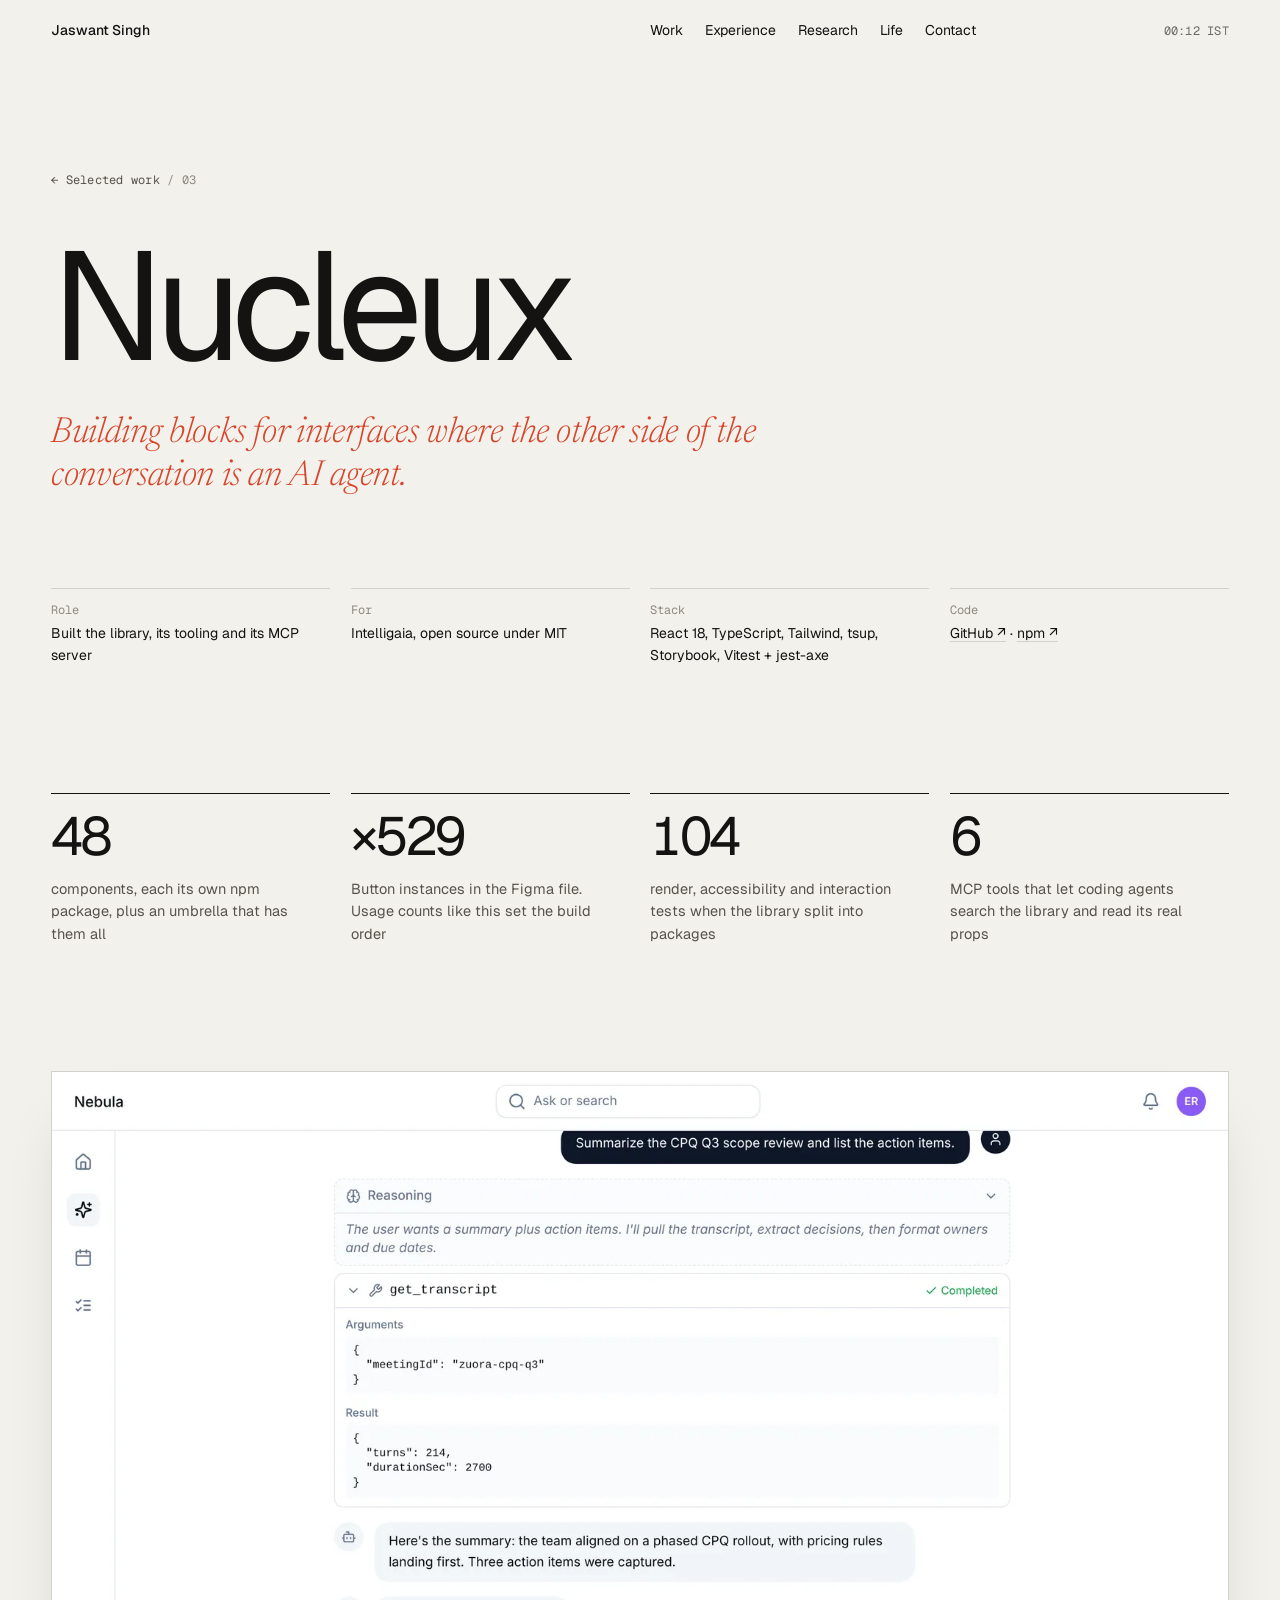
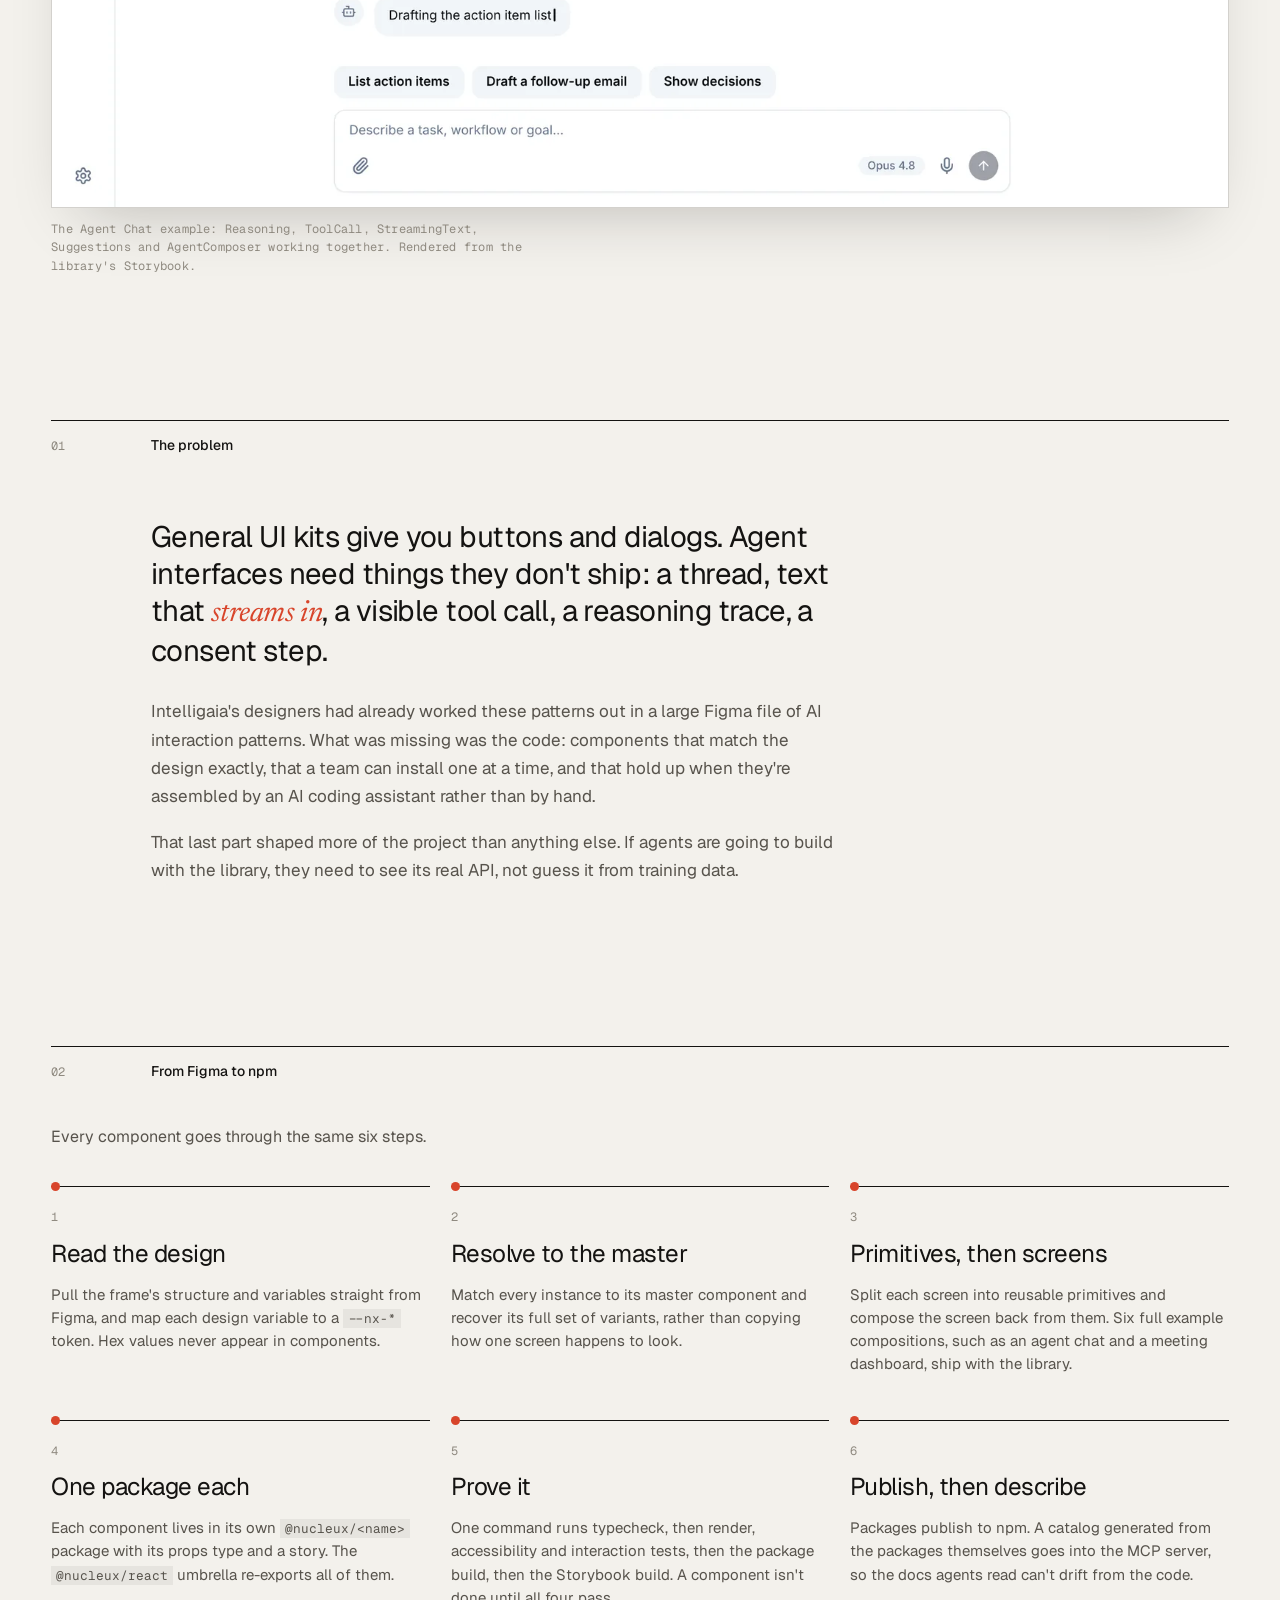
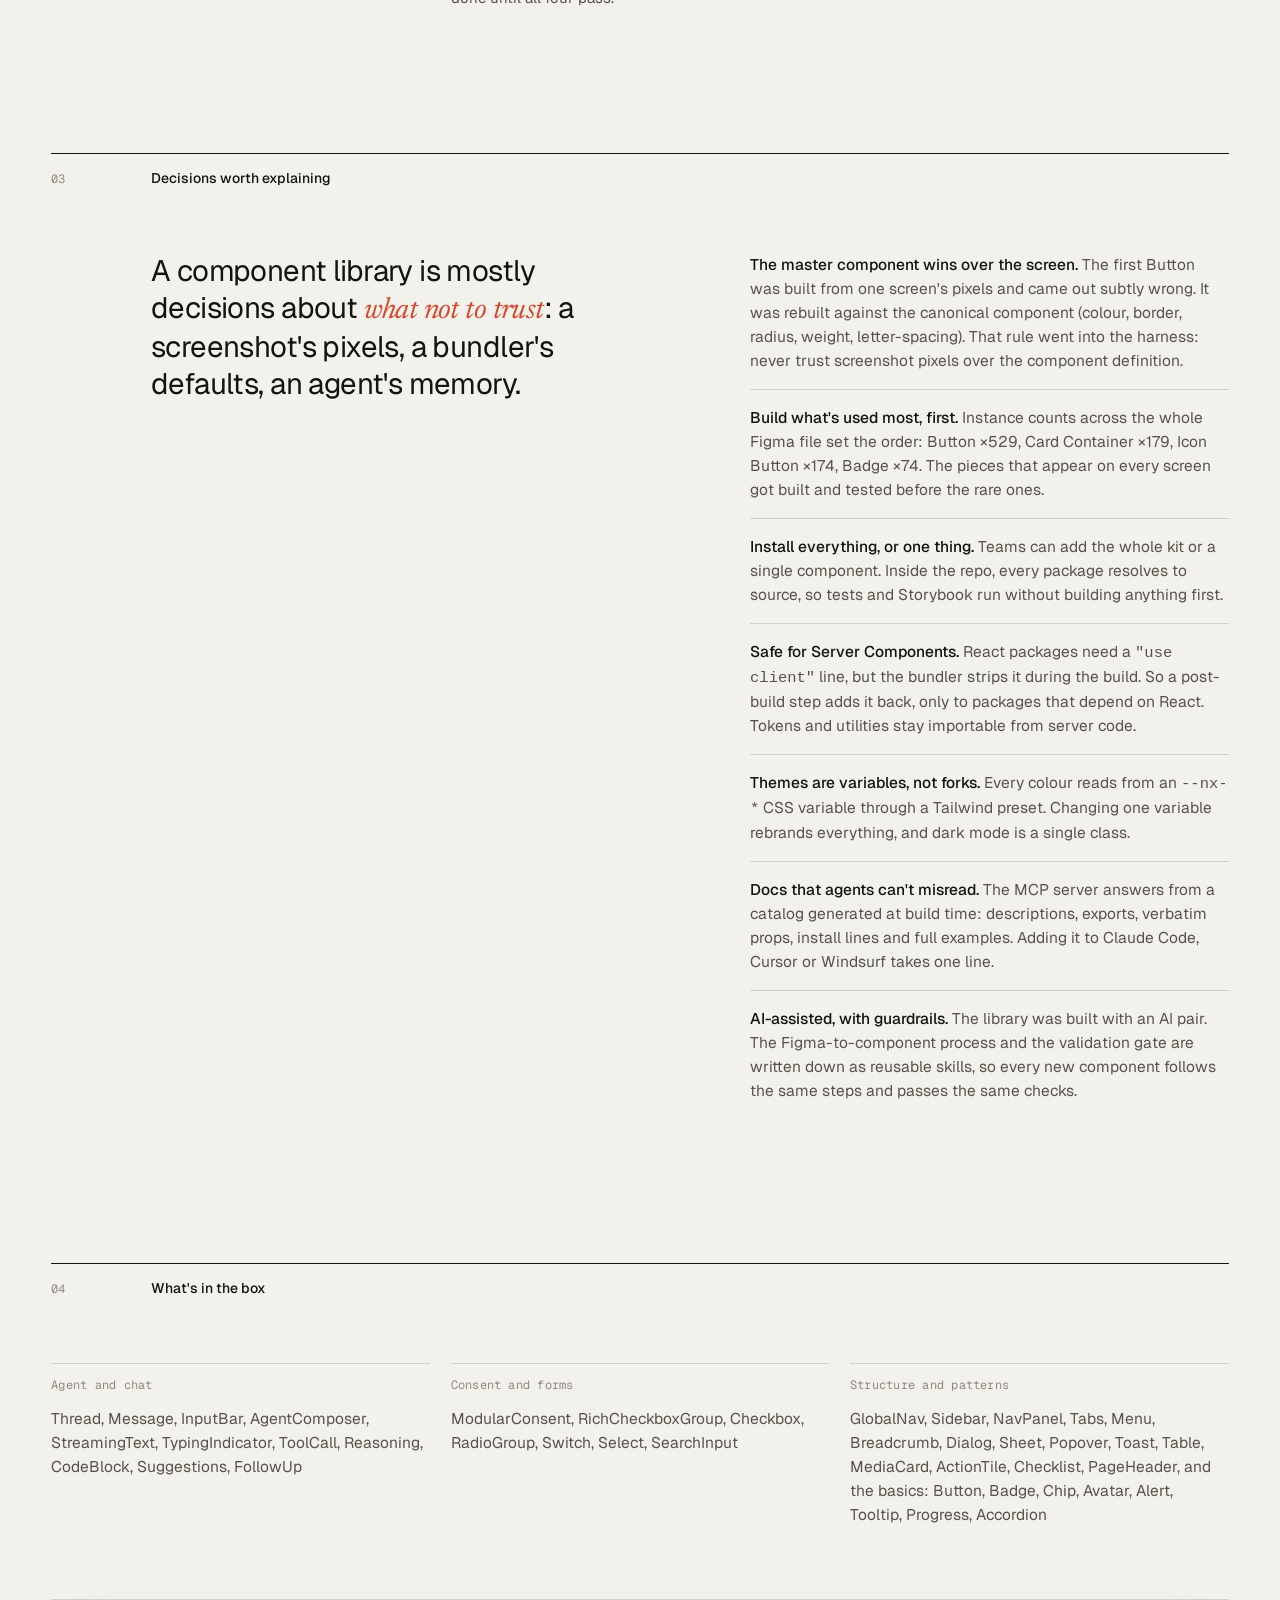
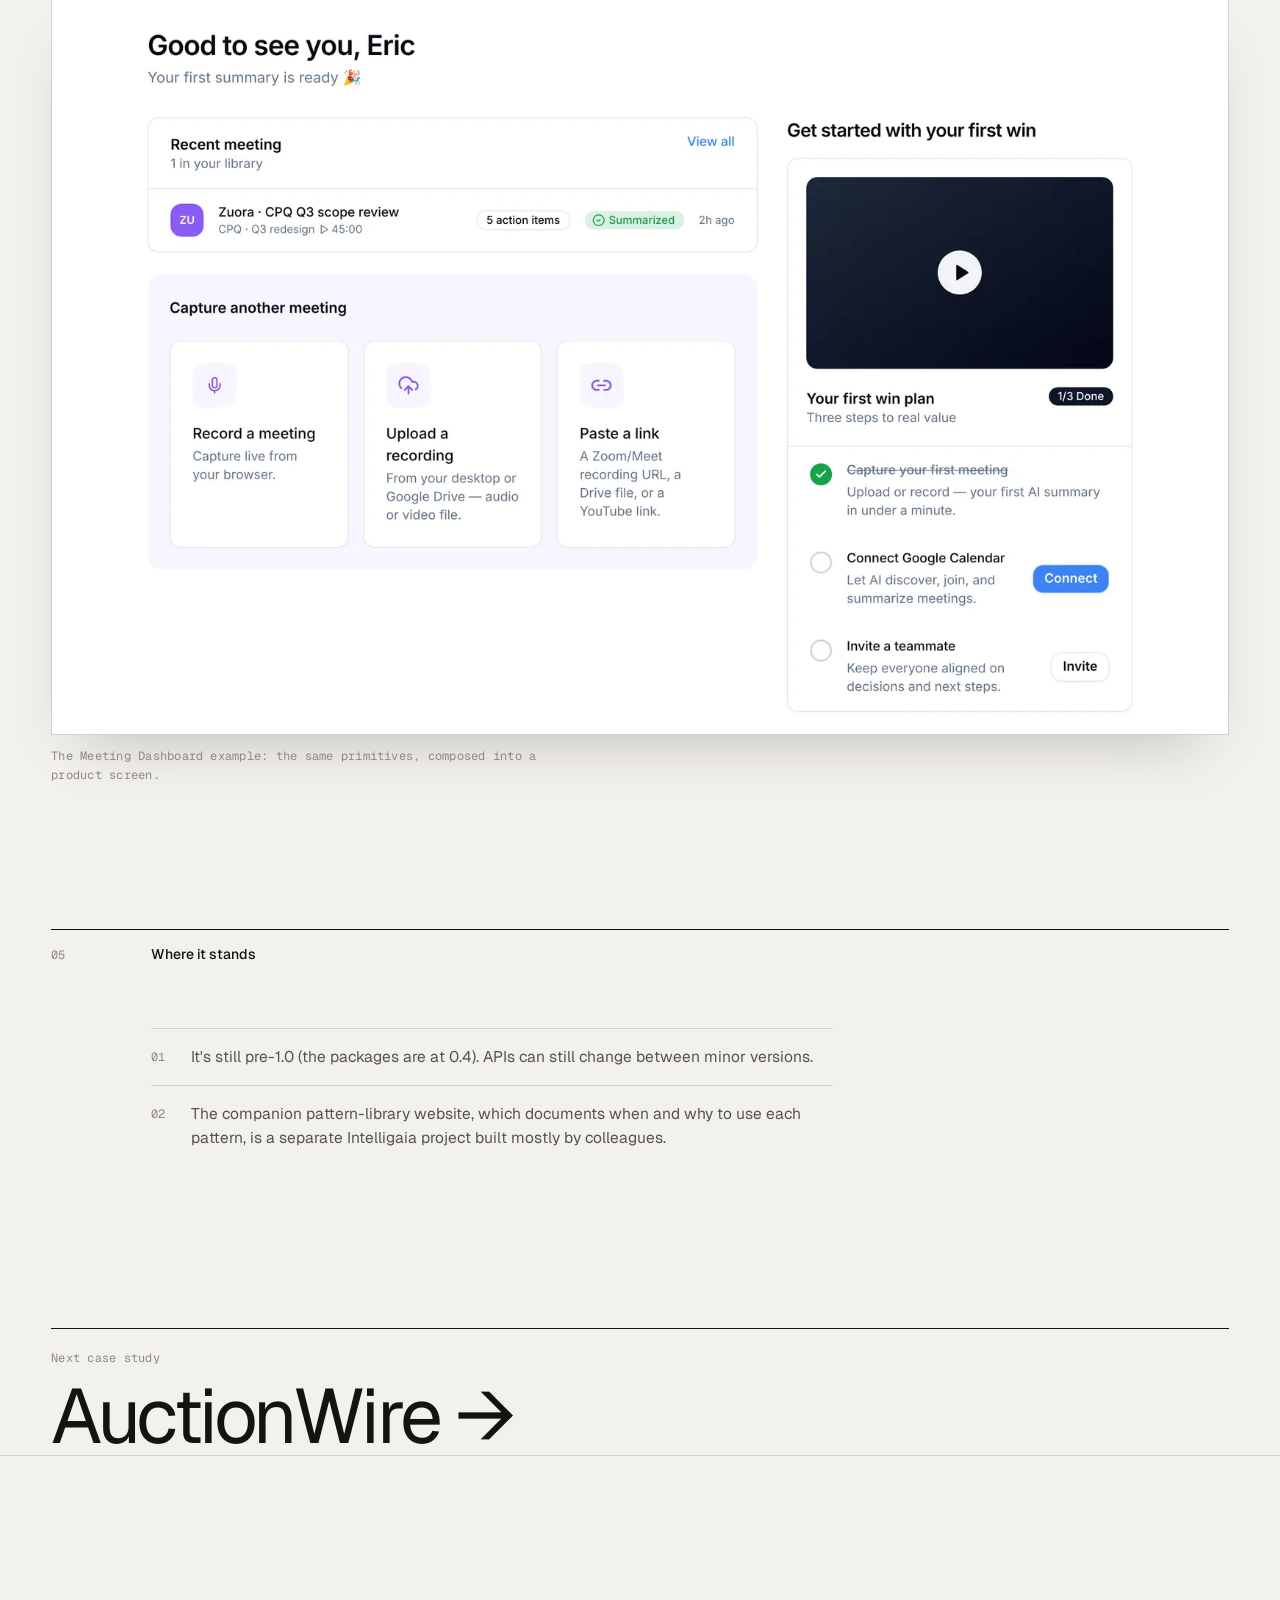
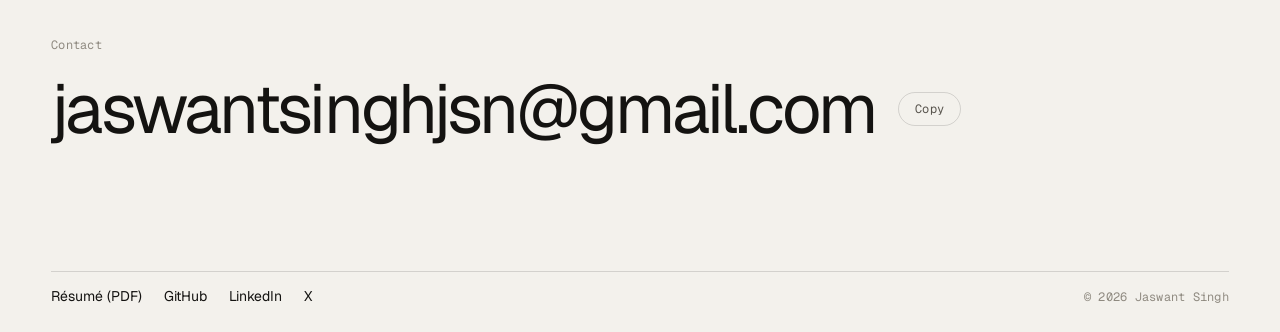
<file: work/nucleux/index.html>
<!DOCTYPE html>
<html lang="en">
<head>
<meta charset="UTF-8" />
<meta name="viewport" content="width=device-width, initial-scale=1.0" />
<title>Nucleux: components for talking to agents — Jaswant Singh</title>
<meta name="description" content="Case study: Nucleux, an open-source React library of 48 components for AI chat and agent interfaces, built from a Figma source of truth, published per component on npm, with an MCP server so coding agents use the real API." />
<meta name="theme-color" content="#f3f1ec" />
<link rel="canonical" href="https://jaswant.art/work/nucleux/" />
<meta property="og:type" content="article" />
<meta property="og:url" content="https://jaswant.art/work/nucleux/" />
<meta property="og:title" content="Nucleux: components for talking to agents" />
<meta property="og:description" content="48 React components for AI chat and agent interfaces, one npm package each, plus an MCP server so coding agents read the real props." />
<meta property="og:image" content="https://jaswant.art/work/nucleux/og.png" />
<meta property="og:image:width" content="1200" />
<meta property="og:image:height" content="630" />
<meta name="twitter:card" content="summary_large_image" />
<meta name="twitter:creator" content="@CodeComposer009" />
<meta name="twitter:image" content="https://jaswant.art/work/nucleux/og.png" />
<link rel="icon" href="/favicon.ico" sizes="any" />
<link rel="icon" type="image/png" sizes="32x32" href="/img/favicon-32.png" />
<link rel="apple-touch-icon" href="/img/apple-touch-icon.png" />
<link rel="preconnect" href="https://fonts.googleapis.com" />
<link rel="preconnect" href="https://fonts.gstatic.com" crossorigin />
<link href="https://fonts.googleapis.com/css2?family=Geist:wght@300;400;500&family=Geist+Mono:wght@400&family=Newsreader:ital,opsz,wght@0,6..72,300;0,6..72,400;1,6..72,300;1,6..72,400&display=swap" rel="stylesheet" />
<link rel="stylesheet" href="../../css/style.css" />
</head>
<body class="case">

<header class="top">
  <a class="top__name" href="../../">Jaswant Singh</a>
  <nav class="top__nav" aria-label="Primary">
    <a href="../../#work">Work</a>
    <a href="../../#experience" class="top__wide">Experience</a>
    <a href="../../#writing">Research</a>
    <a href="../../#studio">Life</a>
    <a href="#contact">Contact</a>
  </nav>
  <span class="top__time mono" id="clock" aria-label="Local time"></span>
</header>

<main>

  <!-- ─────────── title ─────────── -->
  <section class="cs-hero">
    <p class="cs-hero__crumb mono"><a href="../../#work">← Selected work</a> / 03</p>
    <h1 class="cs-hero__title" data-split>Nucleux</h1>
    <p class="cs-hero__lede" data-reveal>
      Building blocks for interfaces where the other side of the conversation is an AI agent.
    </p>

    <dl class="cs-meta" data-reveal>
      <div><dt>Role</dt><dd>Built the library, its tooling and its MCP server</dd></div>
      <div><dt>For</dt><dd>Intelligaia, open source under MIT</dd></div>
      <div><dt>Stack</dt><dd>React 18, TypeScript, Tailwind, tsup, Storybook, Vitest + jest-axe</dd></div>
      <div><dt>Code</dt><dd>
        <a class="cs-a" href="https://github.com/intelligaia-open-labs/nucleux" target="_blank" rel="noopener">GitHub ↗</a> ·
        <a class="cs-a" href="https://www.npmjs.com/package/@nucleux/react" target="_blank" rel="noopener">npm ↗</a>
      </dd></div>
    </dl>
  </section>

  <!-- ─────────── numbers ─────────── -->
  <section class="cs-stats" aria-label="At a glance">
    <div class="cs-stat" data-reveal>
      <p class="cs-stat__n"><span data-count="48">48</span></p>
      <p class="cs-stat__l">components, each its own npm package, plus an umbrella that has them all</p>
    </div>
    <div class="cs-stat" data-reveal>
      <p class="cs-stat__n">×<span data-count="529">529</span></p>
      <p class="cs-stat__l">Button instances in the Figma file. Usage counts like this set the build order</p>
    </div>
    <div class="cs-stat" data-reveal>
      <p class="cs-stat__n"><span data-count="104">104</span></p>
      <p class="cs-stat__l">render, accessibility and interaction tests when the library split into packages</p>
    </div>
    <div class="cs-stat" data-reveal>
      <p class="cs-stat__n"><span data-count="6">6</span></p>
      <p class="cs-stat__l">MCP tools that let coding agents search the library and read its real props</p>
    </div>
  </section>

  <!-- ─────────── hero image ─────────── -->
  <figure class="cs-shot" data-reveal>
    <picture>
      <source srcset="img/agent-chat.webp" type="image/webp" />
      <img src="img/agent-chat.jpg" width="1600" height="1000" loading="lazy"
           alt="The Agent Chat example built from Nucleux: a user message, a collapsible reasoning trace, a completed get_transcript tool call with arguments and result, an assistant reply still streaming, suggestion chips, and the composer." />
    </picture>
    <figcaption class="mono">The Agent Chat example: Reasoning, ToolCall, StreamingText, Suggestions and AgentComposer working together. Rendered from the library's Storybook.</figcaption>
  </figure>

  <!-- ─────────── problem ─────────── -->
  <section class="cs-block">
    <header class="block__head">
      <span class="block__num mono">01</span>
      <h2 class="block__title">The problem</h2>
    </header>
    <div class="cs-prose" data-reveal>
      <p class="cs-big">
        General UI kits give you buttons and dialogs. Agent interfaces need things they don't ship:
        a thread, text that <em>streams in</em>, a visible tool call, a reasoning trace, a consent step.
      </p>
      <p>
        Intelligaia's designers had already worked these patterns out in a large Figma file of AI interaction patterns.
        What was missing was the code: components that match the design exactly, that a team can install one at a time,
        and that hold up when they're assembled by an AI coding assistant rather than by hand.
      </p>
      <p>
        That last part shaped more of the project than anything else. If agents are going to build with the library,
        they need to see its real API, not guess it from training data.
      </p>
    </div>
  </section>

  <!-- ─────────── pipeline ─────────── -->
  <section class="cs-block">
    <header class="block__head">
      <span class="block__num mono">02</span>
      <h2 class="block__title">From Figma to npm</h2>
    </header>
    <p class="cs-intro" data-reveal>Every component goes through the same six steps.</p>
    <ol class="pipe">
      <li class="pipe__step" data-reveal>
        <span class="pipe__n mono">1</span>
        <h3>Read the design</h3>
        <p>Pull the frame's structure and variables straight from Figma, and map each design variable to a <code>--nx-*</code> token. Hex values never appear in components.</p>
      </li>
      <li class="pipe__step" data-reveal>
        <span class="pipe__n mono">2</span>
        <h3>Resolve to the master</h3>
        <p>Match every instance to its master component and recover its full set of variants, rather than copying how one screen happens to look.</p>
      </li>
      <li class="pipe__step" data-reveal>
        <span class="pipe__n mono">3</span>
        <h3>Primitives, then screens</h3>
        <p>Split each screen into reusable primitives and compose the screen back from them. Six full example compositions, such as an agent chat and a meeting dashboard, ship with the library.</p>
      </li>
      <li class="pipe__step" data-reveal>
        <span class="pipe__n mono">4</span>
        <h3>One package each</h3>
        <p>Each component lives in its own <code>@nucleux/&lt;name&gt;</code> package with its props type and a story. The <code>@nucleux/react</code> umbrella re-exports all of them.</p>
      </li>
      <li class="pipe__step" data-reveal>
        <span class="pipe__n mono">5</span>
        <h3>Prove it</h3>
        <p>One command runs typecheck, then render, accessibility and interaction tests, then the package build, then the Storybook build. A component isn't done until all four pass.</p>
      </li>
      <li class="pipe__step" data-reveal>
        <span class="pipe__n mono">6</span>
        <h3>Publish, then describe</h3>
        <p>Packages publish to npm. A catalog generated from the packages themselves goes into the MCP server, so the docs agents read can't drift from the code.</p>
      </li>
    </ol>
  </section>

  <!-- ─────────── decisions ─────────── -->
  <section class="cs-block">
    <header class="block__head">
      <span class="block__num mono">03</span>
      <h2 class="block__title">Decisions worth explaining</h2>
    </header>
    <div class="cs-split">
      <p class="cs-big" data-reveal>
        A component library is mostly decisions about <em>what not to trust</em>: a screenshot's pixels,
        a bundler's defaults, an agent's memory.
      </p>
      <ul class="cs-list" data-reveal>
        <li><strong>The master component wins over the screen.</strong> The first Button was built from one screen's pixels and came out subtly wrong. It was rebuilt against the canonical component (colour, border, radius, weight, letter-spacing). That rule went into the harness: never trust screenshot pixels over the component definition.</li>
        <li><strong>Build what's used most, first.</strong> Instance counts across the whole Figma file set the order: Button ×529, Card Container ×179, Icon Button ×174, Badge ×74. The pieces that appear on every screen got built and tested before the rare ones.</li>
        <li><strong>Install everything, or one thing.</strong> Teams can add the whole kit or a single component. Inside the repo, every package resolves to source, so tests and Storybook run without building anything first.</li>
        <li><strong>Safe for Server Components.</strong> React packages need a <code>"use client"</code> line, but the bundler strips it during the build. So a post-build step adds it back, only to packages that depend on React. Tokens and utilities stay importable from server code.</li>
        <li><strong>Themes are variables, not forks.</strong> Every colour reads from an <code>--nx-*</code> CSS variable through a Tailwind preset. Changing one variable rebrands everything, and dark mode is a single class.</li>
        <li><strong>Docs that agents can't misread.</strong> The MCP server answers from a catalog generated at build time: descriptions, exports, verbatim props, install lines and full examples. Adding it to Claude Code, Cursor or Windsurf takes one line.</li>
        <li><strong>AI-assisted, with guardrails.</strong> The library was built with an AI pair. The Figma-to-component process and the validation gate are written down as reusable skills, so every new component follows the same steps and passes the same checks.</li>
      </ul>
    </div>
  </section>

  <!-- ─────────── inventory ─────────── -->
  <section class="cs-block">
    <header class="block__head">
      <span class="block__num mono">04</span>
      <h2 class="block__title">What's in the box</h2>
    </header>
    <div class="cs-cols">
      <div data-reveal>
        <h3 class="label">Agent and chat</h3>
        <p>Thread, Message, InputBar, AgentComposer, StreamingText, TypingIndicator, ToolCall, Reasoning, CodeBlock, Suggestions, FollowUp</p>
      </div>
      <div data-reveal>
        <h3 class="label">Consent and forms</h3>
        <p>ModularConsent, RichCheckboxGroup, Checkbox, RadioGroup, Switch, Select, SearchInput</p>
      </div>
      <div data-reveal>
        <h3 class="label">Structure and patterns</h3>
        <p>GlobalNav, Sidebar, NavPanel, Tabs, Menu, Breadcrumb, Dialog, Sheet, Popover, Toast, Table, MediaCard, ActionTile, Checklist, PageHeader, and the basics: Button, Badge, Chip, Avatar, Alert, Tooltip, Progress, Accordion</p>
      </div>
    </div>
    <figure class="cs-shot cs-shot--inset" data-reveal>
      <picture>
        <source srcset="img/meeting-dashboard.webp" type="image/webp" />
        <img src="img/meeting-dashboard.jpg" width="1600" height="1000" loading="lazy"
             alt="The Meeting Dashboard example: a recent-meeting card with badges, three capture tiles, and a getting-started checklist with Connect and Invite buttons." />
      </picture>
      <figcaption class="mono">The Meeting Dashboard example: the same primitives, composed into a product screen.</figcaption>
    </figure>
  </section>

  <!-- ─────────── honest gaps ─────────── -->
  <section class="cs-block">
    <header class="block__head">
      <span class="block__num mono">05</span>
      <h2 class="block__title">Where it stands</h2>
    </header>
    <ul class="cs-gaps" data-reveal>
      <li>It's still pre-1.0 (the packages are at 0.4). APIs can still change between minor versions.</li>
      <li>The companion pattern-library website, which documents when and why to use each pattern, is a separate Intelligaia project built mostly by colleagues.</li>
    </ul>
  </section>

  <!-- ─────────── next ─────────── -->
  <nav class="cs-next" aria-label="More">
    <a href="../auctionwire/" class="cs-next__link">
      <span class="label">Next case study</span>
      <span class="cs-next__title">AuctionWire →</span>
    </a>
  </nav>

  <footer class="contact" id="contact">
    <p class="label">Contact</p>
    <div class="contact__mailrow">
      <a class="contact__mail" href="mailto:jaswantsinghjsn@gmail.com" data-split>jaswantsinghjsn@gmail.com</a>
      <button class="contact__copy mono" type="button" data-copy="jaswantsinghjsn@gmail.com" aria-live="polite">Copy</button>
    </div>
    <div class="contact__row">
      <nav class="contact__links" aria-label="Elsewhere">
        <a href="../../resume.pdf" target="_blank" rel="noopener">Résumé (PDF)</a>
        <a href="https://github.com/jaswantsinghh" target="_blank" rel="me noopener">GitHub</a>
        <a href="https://www.linkedin.com/in/jaswant-singh009" target="_blank" rel="me noopener">LinkedIn</a>
        <a href="https://x.com/CodeComposer009" target="_blank" rel="me noopener">X</a>
      </nav>
      <p class="mono">© <span id="year"></span> Jaswant Singh</p>
    </div>
  </footer>
</main>

<script src="../../js/case.js"></script>
</body>
</html>
</file>
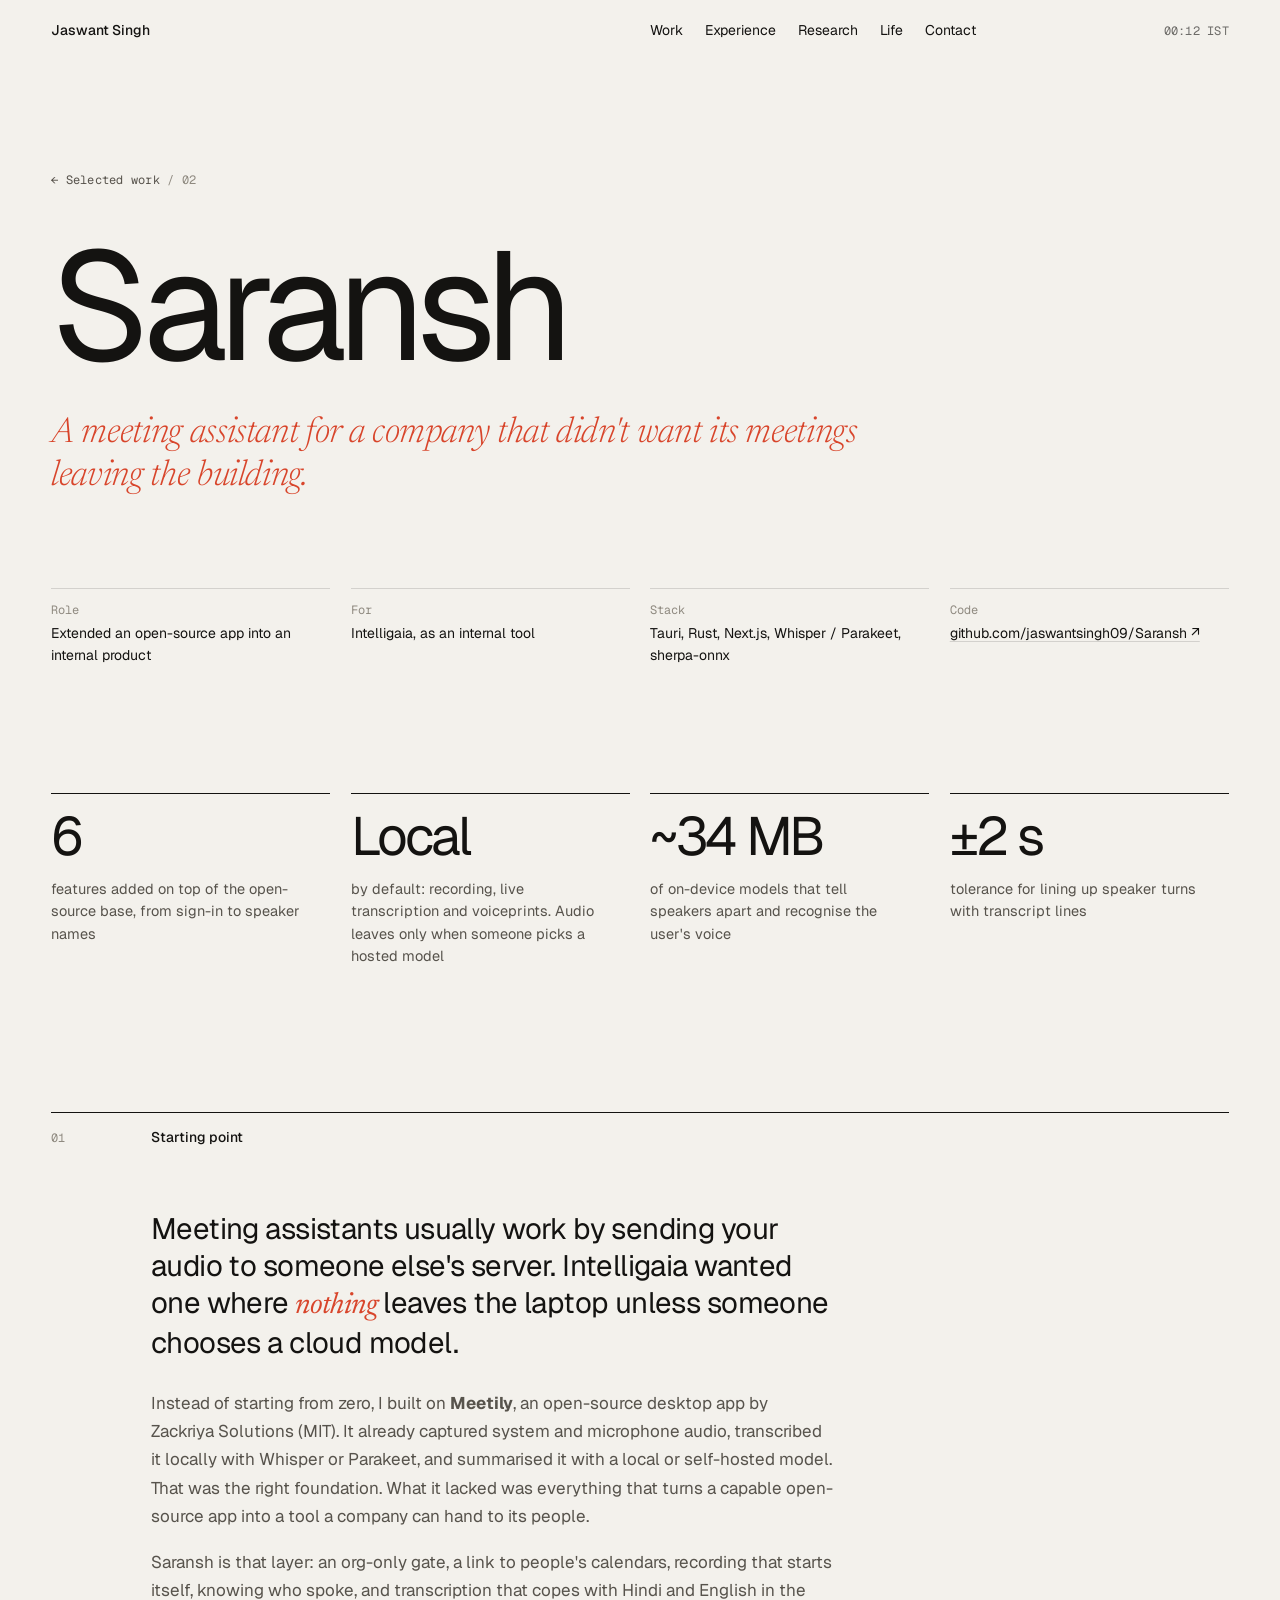
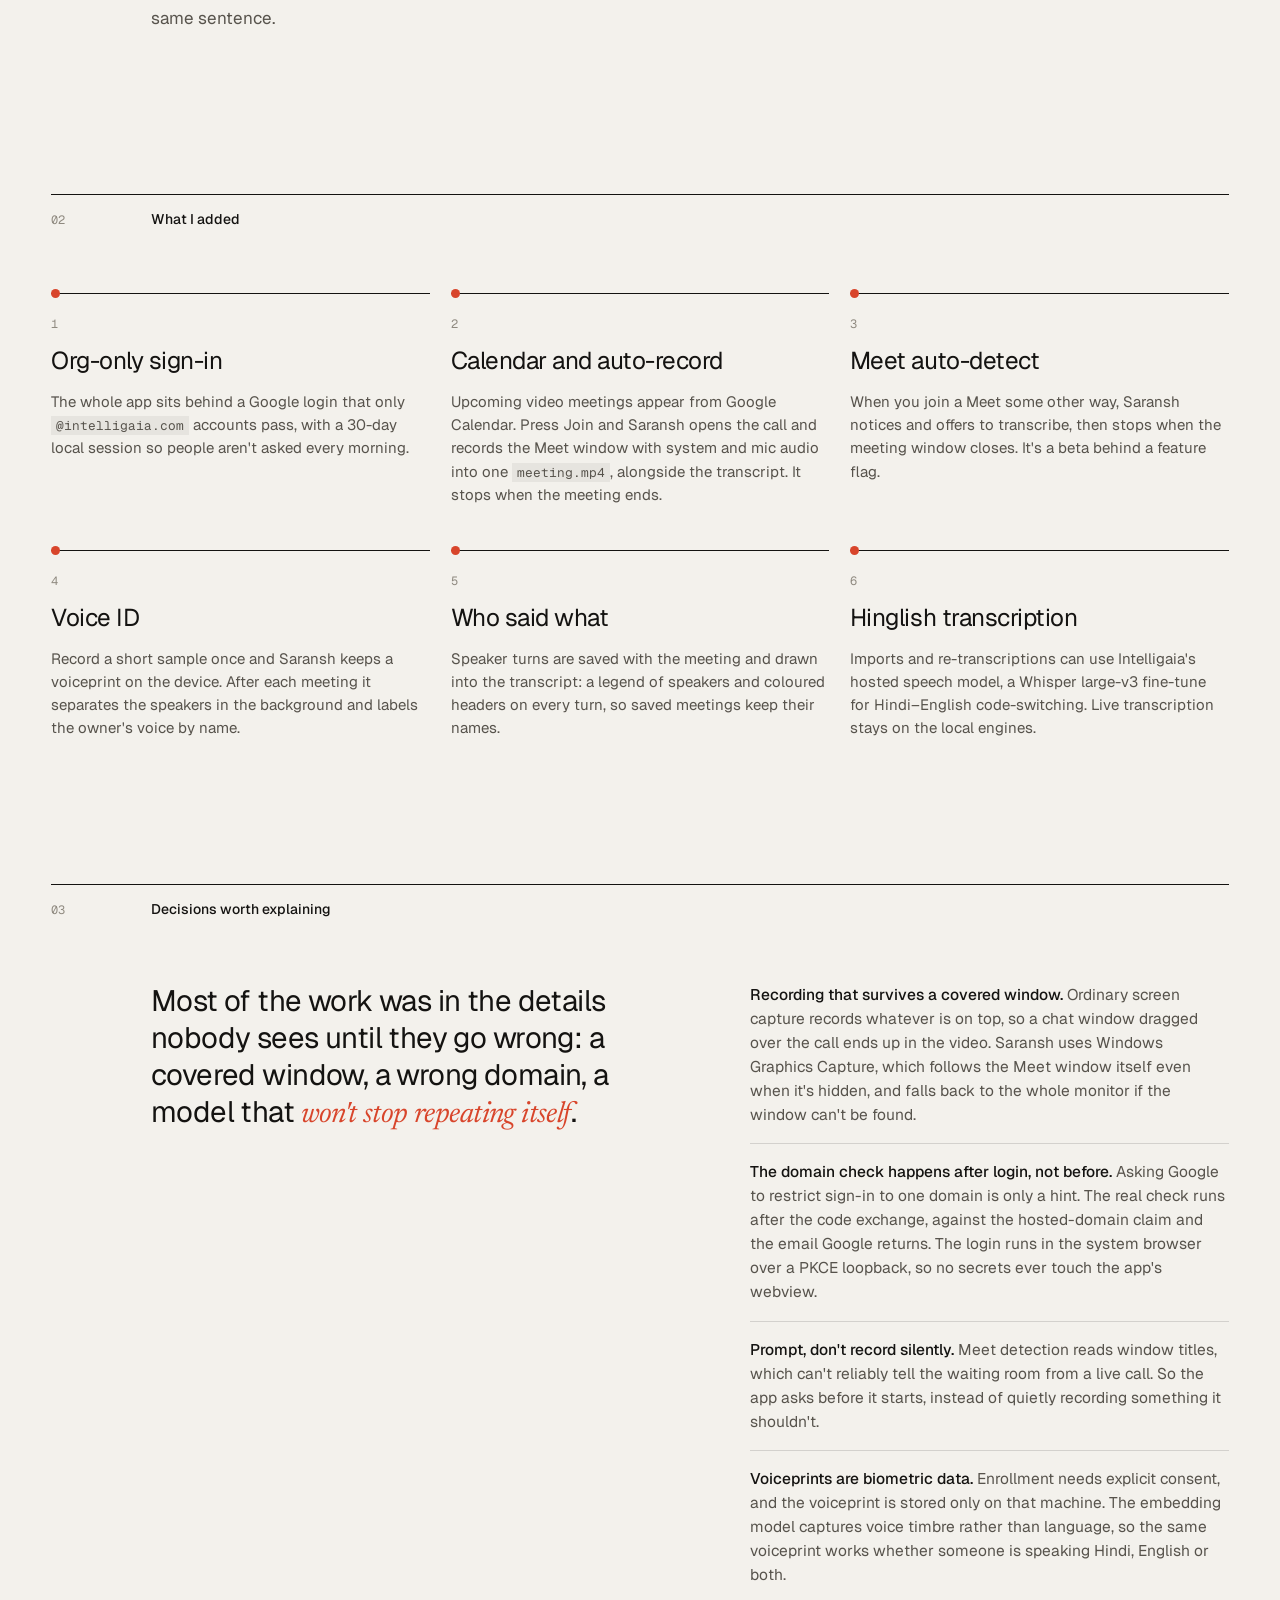
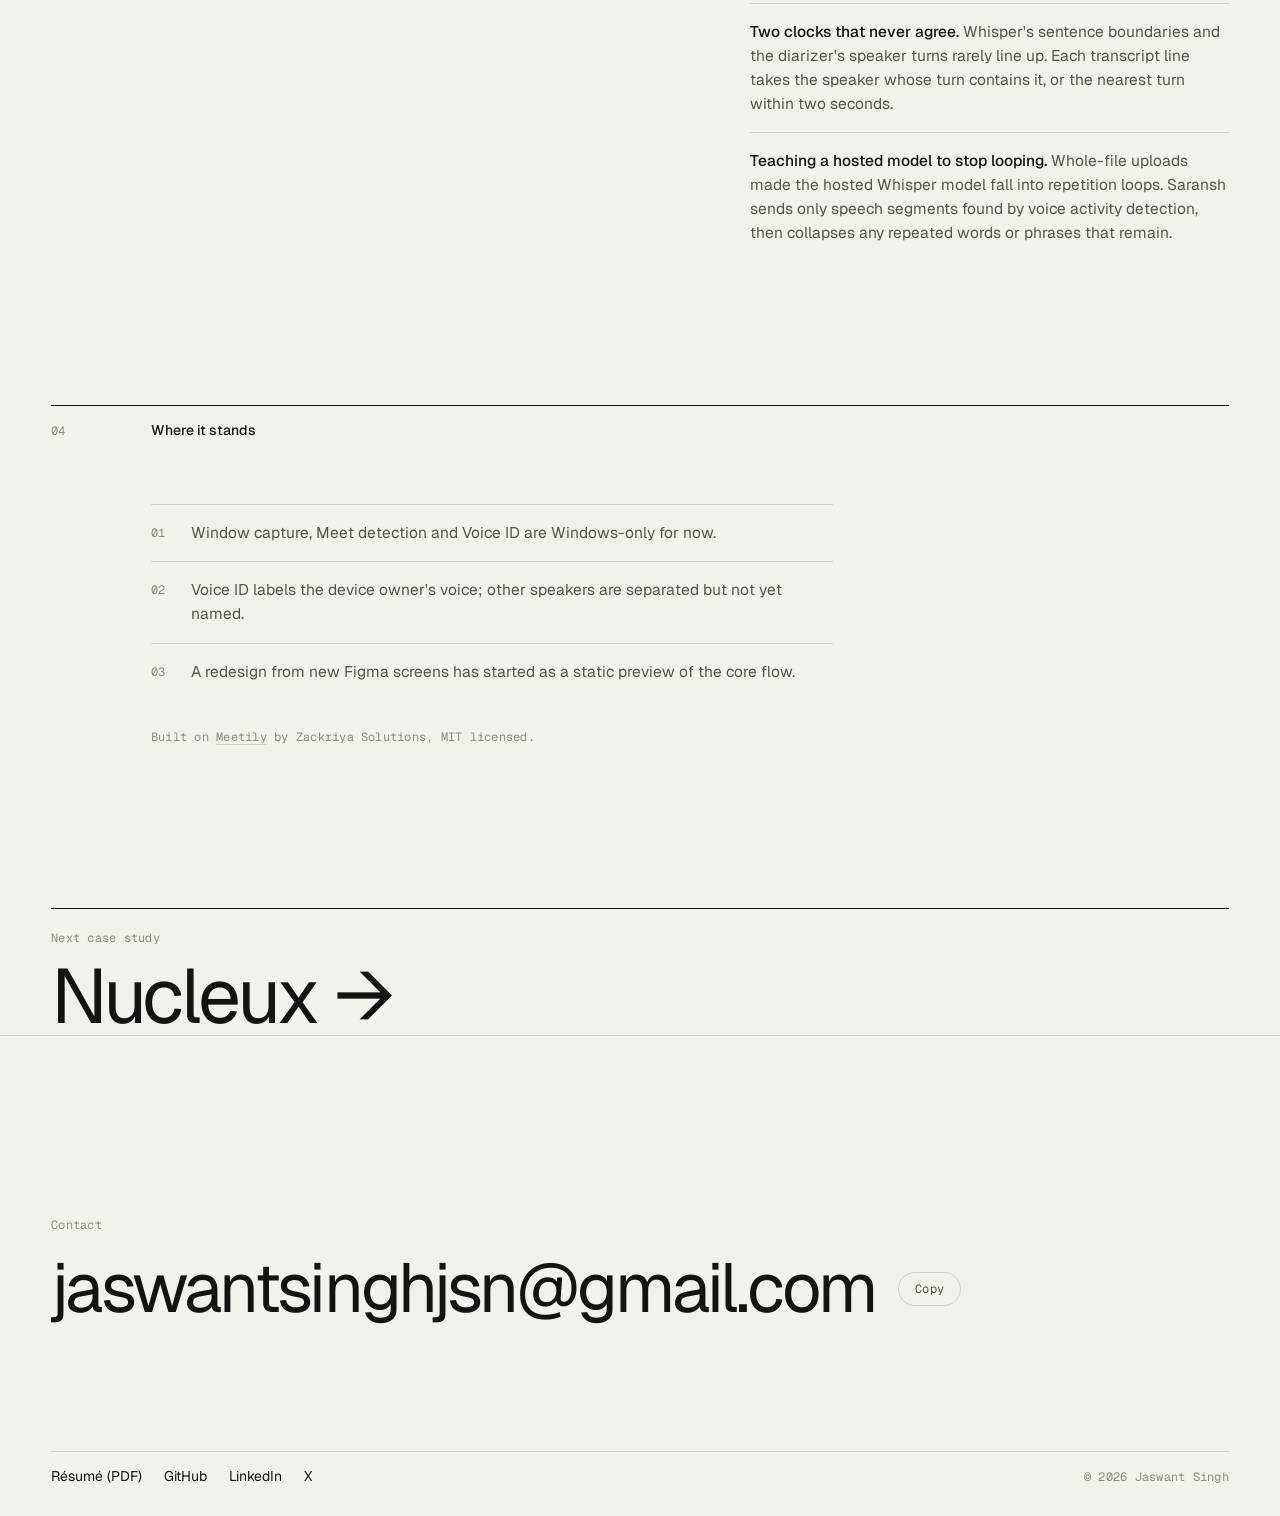
<file: work/saransh/index.html>
<!DOCTYPE html>
<html lang="en">
<head>
<meta charset="UTF-8" />
<meta name="viewport" content="width=device-width, initial-scale=1.0" />
<title>Saransh: a meeting assistant that stays on the machine — Jaswant Singh</title>
<meta name="description" content="Case study: extending the open-source Meetily app into Saransh, Intelligaia's private meeting assistant, with org-only sign-in, calendar auto-recording, on-device voiceprints and Hinglish transcription." />
<meta name="theme-color" content="#f3f1ec" />
<link rel="canonical" href="https://jaswant.art/work/saransh/" />
<meta property="og:type" content="article" />
<meta property="og:url" content="https://jaswant.art/work/saransh/" />
<meta property="og:title" content="Saransh: a meeting assistant that stays on the machine" />
<meta property="og:description" content="Org-only sign-in, calendar auto-recording, on-device voiceprints and Hinglish transcription, built on top of Meetily." />
<meta property="og:image" content="https://jaswant.art/work/saransh/og.png" />
<meta property="og:image:width" content="1200" />
<meta property="og:image:height" content="630" />
<meta name="twitter:card" content="summary_large_image" />
<meta name="twitter:creator" content="@CodeComposer009" />
<meta name="twitter:image" content="https://jaswant.art/work/saransh/og.png" />
<link rel="icon" href="/favicon.ico" sizes="any" />
<link rel="icon" type="image/png" sizes="32x32" href="/img/favicon-32.png" />
<link rel="apple-touch-icon" href="/img/apple-touch-icon.png" />
<link rel="preconnect" href="https://fonts.googleapis.com" />
<link rel="preconnect" href="https://fonts.gstatic.com" crossorigin />
<link href="https://fonts.googleapis.com/css2?family=Geist:wght@300;400;500&family=Geist+Mono:wght@400&family=Newsreader:ital,opsz,wght@0,6..72,300;0,6..72,400;1,6..72,300;1,6..72,400&display=swap" rel="stylesheet" />
<link rel="stylesheet" href="../../css/style.css" />
</head>
<body class="case">

<header class="top">
  <a class="top__name" href="../../">Jaswant Singh</a>
  <nav class="top__nav" aria-label="Primary">
    <a href="../../#work">Work</a>
    <a href="../../#experience" class="top__wide">Experience</a>
    <a href="../../#writing">Research</a>
    <a href="../../#studio">Life</a>
    <a href="#contact">Contact</a>
  </nav>
  <span class="top__time mono" id="clock" aria-label="Local time"></span>
</header>

<main>

  <!-- ─────────── title ─────────── -->
  <section class="cs-hero">
    <p class="cs-hero__crumb mono"><a href="../../#work">← Selected work</a> / 02</p>
    <h1 class="cs-hero__title" data-split>Saransh</h1>
    <p class="cs-hero__lede" data-reveal>
      A meeting assistant for a company that didn't want its meetings leaving the building.
    </p>

    <dl class="cs-meta" data-reveal>
      <div><dt>Role</dt><dd>Extended an open-source app into an internal product</dd></div>
      <div><dt>For</dt><dd>Intelligaia, as an internal tool</dd></div>
      <div><dt>Stack</dt><dd>Tauri, Rust, Next.js, Whisper / Parakeet, sherpa-onnx</dd></div>
      <div><dt>Code</dt><dd><a class="cs-a" href="https://github.com/jaswantsingh09/Saransh" target="_blank" rel="noopener">github.com/jaswantsingh09/Saransh ↗</a></dd></div>
    </dl>
  </section>

  <!-- ─────────── numbers ─────────── -->
  <section class="cs-stats" aria-label="At a glance">
    <div class="cs-stat" data-reveal>
      <p class="cs-stat__n"><span data-count="6">6</span></p>
      <p class="cs-stat__l">features added on top of the open-source base, from sign-in to speaker names</p>
    </div>
    <div class="cs-stat" data-reveal>
      <p class="cs-stat__n">Local</p>
      <p class="cs-stat__l">by default: recording, live transcription and voiceprints. Audio leaves only when someone picks a hosted model</p>
    </div>
    <div class="cs-stat" data-reveal>
      <p class="cs-stat__n">~<span data-count="34">34</span> MB</p>
      <p class="cs-stat__l">of on-device models that tell speakers apart and recognise the user's voice</p>
    </div>
    <div class="cs-stat" data-reveal>
      <p class="cs-stat__n">±<span data-count="2">2</span> s</p>
      <p class="cs-stat__l">tolerance for lining up speaker turns with transcript lines</p>
    </div>
  </section>

  <!-- ─────────── starting point ─────────── -->
  <section class="cs-block">
    <header class="block__head">
      <span class="block__num mono">01</span>
      <h2 class="block__title">Starting point</h2>
    </header>
    <div class="cs-prose" data-reveal>
      <p class="cs-big">
        Meeting assistants usually work by sending your audio to someone else's server.
        Intelligaia wanted one where <em>nothing</em> leaves the laptop unless someone chooses a cloud model.
      </p>
      <p>
        Instead of starting from zero, I built on <strong>Meetily</strong>, an open-source desktop app by Zackriya Solutions (MIT).
        It already captured system and microphone audio, transcribed it locally with Whisper or Parakeet,
        and summarised it with a local or self-hosted model. That was the right foundation. What it lacked was everything that turns
        a capable open-source app into a tool a company can hand to its people.
      </p>
      <p>
        Saransh is that layer: an org-only gate, a link to people's calendars, recording that starts itself,
        knowing who spoke, and transcription that copes with Hindi and English in the same sentence.
      </p>
    </div>
  </section>

  <!-- ─────────── what I added ─────────── -->
  <section class="cs-block">
    <header class="block__head">
      <span class="block__num mono">02</span>
      <h2 class="block__title">What I added</h2>
    </header>
    <ol class="pipe">
      <li class="pipe__step" data-reveal>
        <span class="pipe__n mono">1</span>
        <h3>Org-only sign-in</h3>
        <p>The whole app sits behind a Google login that only <code>@intelligaia.com</code> accounts pass, with a 30-day local session so people aren't asked every morning.</p>
      </li>
      <li class="pipe__step" data-reveal>
        <span class="pipe__n mono">2</span>
        <h3>Calendar and auto-record</h3>
        <p>Upcoming video meetings appear from Google Calendar. Press Join and Saransh opens the call and records the Meet window with system and mic audio into one <code>meeting.mp4</code>, alongside the transcript. It stops when the meeting ends.</p>
      </li>
      <li class="pipe__step" data-reveal>
        <span class="pipe__n mono">3</span>
        <h3>Meet auto-detect</h3>
        <p>When you join a Meet some other way, Saransh notices and offers to transcribe, then stops when the meeting window closes. It's a beta behind a feature flag.</p>
      </li>
      <li class="pipe__step" data-reveal>
        <span class="pipe__n mono">4</span>
        <h3>Voice ID</h3>
        <p>Record a short sample once and Saransh keeps a voiceprint on the device. After each meeting it separates the speakers in the background and labels the owner's voice by name.</p>
      </li>
      <li class="pipe__step" data-reveal>
        <span class="pipe__n mono">5</span>
        <h3>Who said what</h3>
        <p>Speaker turns are saved with the meeting and drawn into the transcript: a legend of speakers and coloured headers on every turn, so saved meetings keep their names.</p>
      </li>
      <li class="pipe__step" data-reveal>
        <span class="pipe__n mono">6</span>
        <h3>Hinglish transcription</h3>
        <p>Imports and re-transcriptions can use Intelligaia's hosted speech model, a Whisper large-v3 fine-tune for Hindi–English code-switching. Live transcription stays on the local engines.</p>
      </li>
    </ol>
  </section>

  <!-- ─────────── decisions ─────────── -->
  <section class="cs-block">
    <header class="block__head">
      <span class="block__num mono">03</span>
      <h2 class="block__title">Decisions worth explaining</h2>
    </header>
    <div class="cs-split">
      <p class="cs-big" data-reveal>
        Most of the work was in the details nobody sees until they go wrong: a covered window, a wrong domain,
        a model that <em>won't stop repeating itself</em>.
      </p>
      <ul class="cs-list" data-reveal>
        <li><strong>Recording that survives a covered window.</strong> Ordinary screen capture records whatever is on top, so a chat window dragged over the call ends up in the video. Saransh uses Windows Graphics Capture, which follows the Meet window itself even when it's hidden, and falls back to the whole monitor if the window can't be found.</li>
        <li><strong>The domain check happens after login, not before.</strong> Asking Google to restrict sign-in to one domain is only a hint. The real check runs after the code exchange, against the hosted-domain claim and the email Google returns. The login runs in the system browser over a PKCE loopback, so no secrets ever touch the app's webview.</li>
        <li><strong>Prompt, don't record silently.</strong> Meet detection reads window titles, which can't reliably tell the waiting room from a live call. So the app asks before it starts, instead of quietly recording something it shouldn't.</li>
        <li><strong>Voiceprints are biometric data.</strong> Enrollment needs explicit consent, and the voiceprint is stored only on that machine. The embedding model captures voice timbre rather than language, so the same voiceprint works whether someone is speaking Hindi, English or both.</li>
        <li><strong>Two clocks that never agree.</strong> Whisper's sentence boundaries and the diarizer's speaker turns rarely line up. Each transcript line takes the speaker whose turn contains it, or the nearest turn within two seconds.</li>
        <li><strong>Teaching a hosted model to stop looping.</strong> Whole-file uploads made the hosted Whisper model fall into repetition loops. Saransh sends only speech segments found by voice activity detection, then collapses any repeated words or phrases that remain.</li>
      </ul>
    </div>
  </section>

  <!-- ─────────── honest gaps ─────────── -->
  <section class="cs-block">
    <header class="block__head">
      <span class="block__num mono">04</span>
      <h2 class="block__title">Where it stands</h2>
    </header>
    <ul class="cs-gaps" data-reveal>
      <li>Window capture, Meet detection and Voice ID are Windows-only for now.</li>
      <li>Voice ID labels the device owner's voice; other speakers are separated but not yet named.</li>
      <li>A redesign from new Figma screens has started as a static preview of the core flow.</li>
    </ul>
    <p class="cs-credit mono" data-reveal>Built on <a class="cs-a" href="https://github.com/Zackriya-Solutions/meeting-minutes" target="_blank" rel="noopener">Meetily</a> by Zackriya Solutions, MIT licensed.</p>
  </section>

  <!-- ─────────── next ─────────── -->
  <nav class="cs-next" aria-label="More">
    <a href="../nucleux/" class="cs-next__link">
      <span class="label">Next case study</span>
      <span class="cs-next__title">Nucleux →</span>
    </a>
  </nav>

  <footer class="contact" id="contact">
    <p class="label">Contact</p>
    <div class="contact__mailrow">
      <a class="contact__mail" href="mailto:jaswantsinghjsn@gmail.com" data-split>jaswantsinghjsn@gmail.com</a>
      <button class="contact__copy mono" type="button" data-copy="jaswantsinghjsn@gmail.com" aria-live="polite">Copy</button>
    </div>
    <div class="contact__row">
      <nav class="contact__links" aria-label="Elsewhere">
        <a href="../../resume.pdf" target="_blank" rel="noopener">Résumé (PDF)</a>
        <a href="https://github.com/jaswantsinghh" target="_blank" rel="me noopener">GitHub</a>
        <a href="https://www.linkedin.com/in/jaswant-singh009" target="_blank" rel="me noopener">LinkedIn</a>
        <a href="https://x.com/CodeComposer009" target="_blank" rel="me noopener">X</a>
      </nav>
      <p class="mono">© <span id="year"></span> Jaswant Singh</p>
    </div>
  </footer>
</main>

<script src="../../js/case.js"></script>
</body>
</html>
</file>
<file: css/style.css>
/* ═══════════════════════════════════════════════════════════════
   jaswant.art
   Paper, ink, one red. A 12-column grid and a lot of air.
   ═══════════════════════════════════════════════════════════════ */

:root {
  --vermilion: #e2492f;
  --indigo: #2b3a8c;
  --saffron: #f2b233;
  --teal: #0f7c78;
  --plum: #7a2e5c;
  --moss: #4f7a3a;
  --sky: #3e8fd6;
  --cream: #f6f1e6;
  --paper: #f3f1ec;
  --ink: #141311;
  --ink-2: #57534c;   /* secondary text */
  --ink-3: #8f8a80;   /* tertiary / labels */
  --rule: rgba(20, 19, 17, 0.14);
  --accent: #d8452b;

  --sans: "Geist", ui-sans-serif, system-ui, -apple-system, "Segoe UI", sans-serif;
  --serif: "Newsreader", "Iowan Old Style", Georgia, serif;
  --mono: "Geist Mono", ui-monospace, "SF Mono", Menlo, monospace;

  --pad: clamp(20px, 4vw, 56px);
  --gap: clamp(14px, 1.6vw, 24px);
  --ease: cubic-bezier(0.22, 1, 0.36, 1);
}

/* the studio turns the lights down — js toggles .is-night on <html> */
html.is-night {
  --paper: #151412;
  --ink: #ece8df;
  --ink-2: #b3ada2;
  --ink-3: #7d786f;
  --rule: rgba(236, 232, 223, 0.14);
}

*, *::before, *::after { margin: 0; padding: 0; box-sizing: border-box; }

html { scroll-behavior: smooth; -webkit-text-size-adjust: 100%; }

body {
  background: var(--paper);
  color: var(--ink);
  font-family: var(--sans);
  font-size: 16px;
  line-height: 1.55;
  font-weight: 400;
  -webkit-font-smoothing: antialiased;
  text-rendering: optimizeLegibility;
  transition: background-color 0.9s var(--ease), color 0.9s var(--ease);
  overflow-x: hidden;
}

::selection { background: var(--accent); color: #fff; }

[hidden] { display: none !important; }
a { color: inherit; text-decoration: none; }
ul, ol { list-style: none; }
img { display: block; max-width: 100%; }

.mono { font-family: var(--mono); font-size: 12px; letter-spacing: 0.02em; }
.label {
  font-family: var(--mono); font-size: 12px; font-weight: 400;
  letter-spacing: 0.02em; color: var(--ink-3);
}

.skip {
  position: absolute; left: -9999px; top: 12px; z-index: 100;
  background: var(--ink); color: var(--paper); padding: 8px 14px;
}
.skip:focus { left: 12px; }

:focus-visible { outline: 1.5px solid var(--accent); outline-offset: 3px; }

/* underline that draws in from the left */
.top__nav a, .contact__links a, .reader__close {
  background: linear-gradient(currentColor, currentColor) no-repeat 0 100% / 0 1px;
  transition: background-size 0.5s var(--ease), color 0.3s;
}
.top__nav a:hover, .contact__links a:hover, .reader__close:hover { background-size: 100% 1px; }

/* ─────────────────────────── header ─────────────────────────── */
.top {
  position: fixed; inset: 0 0 auto 0; z-index: 50;
  display: grid; grid-template-columns: repeat(12, 1fr); column-gap: var(--gap);
  align-items: baseline;
  padding: 20px var(--pad);
  font-size: 14px;
  background: color-mix(in srgb, var(--paper) 88%, transparent);
  -webkit-backdrop-filter: blur(10px); backdrop-filter: blur(10px);
  transition: background-color 0.9s var(--ease);
}
.top__name { grid-column: 1 / span 3; font-weight: 500; }
.top__nav { grid-column: 7 / span 4; display: flex; gap: 22px; }
.top__time { grid-column: 11 / span 2; justify-self: end; color: inherit; opacity: 0.6; }
/* mid widths: drop the clock and let the nav sit flush right */
@media (max-width: 1180px) {
  .top__time { display: none; }
  .top__nav { grid-column: 4 / -1; justify-self: end; }
}
@media (max-width: 760px) {
  .top { grid-template-columns: 1fr auto; }
  .top__name { grid-column: 1; }
  .top__nav { grid-column: 2; gap: 14px; }
  .top__wide { display: none; }
  .top__name { white-space: nowrap; }
  .top__time { display: none; }
}
@media (max-width: 400px) {
  .top__nav { gap: 11px; font-size: 13px; }
}
@media (max-width: 350px) {
  .top { column-gap: 10px; font-size: 12.5px; }
  .top__nav { gap: 8px; font-size: 12.5px; }
}

/* ─────────────────────────── intro ─────────────────────────── */
.intro {
  position: relative;
  min-height: 100svh;
  display: flex; flex-direction: column;
  padding: clamp(110px, 19vh, 190px) var(--pad) 32px;
}
.intro__lede {
  max-width: 15.5em;
  font-weight: 400;
  font-size: clamp(32px, 4.6vw, 74px);
  line-height: 1.02;
  letter-spacing: -0.035em;
  position: relative; z-index: 2;
}
/* the memoji sits in the empty top-right of the intro, tilting toward the cursor */
.intro__me {
  position: absolute;
  top: clamp(110px, 19vh, 190px);  /* same as the intro’s top padding, so it lines up with the lede */
  right: var(--pad);
  width: clamp(104px, 11.5vw, 176px); height: auto;
  transform-origin: 50% 85%;
  will-change: transform;
  opacity: 0; animation: me-in 1.2s 0.5s var(--ease) forwards;
}
@keyframes me-in { from { opacity: 0; translate: 0 18px; } to { opacity: 1; translate: 0 0; } }
@media (max-width: 760px) {
  .intro__me { position: static; width: 84px; margin: 0 0 18px -6px; }
}
.intro__lede .soft {
  font-family: var(--serif); font-style: italic; font-weight: 300;
  letter-spacing: -0.01em;
  color: var(--accent);
}
.intro__meta {
  order: 3;
  display: grid; grid-template-columns: repeat(12, 1fr); column-gap: var(--gap);
  margin-top: 0;
  position: relative; z-index: 2;
  font-size: 14px;
}
.intro__meta div { grid-column: span 3; border-top: 1px solid var(--rule); padding-top: 12px; }
.intro__meta div:first-child { grid-column: 1 / span 3; }
.intro__meta div:nth-child(2) { grid-column: 4 / span 4; }
.intro__meta div:nth-child(3) { grid-column: 8 / span 5; }
.intro__meta dt { font-family: var(--mono); font-size: 12px; color: var(--ink-3); margin-bottom: 4px; }
.intro__meta dd { color: var(--ink); }
@media (max-width: 760px) {
  .intro__meta { display: block; }
  .intro__meta div { margin-bottom: 14px; }
}

/* the field takes whatever height is left between the lede and the meta row */
.intro__field {
  order: 2;
  flex: 1 1 0;      /* basis 0: ignore the canvas's own pixel size */
  min-height: 200px;
  width: calc(100% + 2 * var(--pad));
  margin: 12px calc(-1 * var(--pad)) 20px;
  display: block;
  pointer-events: none;
}

/* ─────────────────────────── blocks ─────────────────────────── */
.block, .studio { padding: clamp(96px, 16vh, 180px) var(--pad) 0; position: relative; }
.block__head {
  display: grid; grid-template-columns: repeat(12, 1fr); column-gap: var(--gap);
  align-items: baseline;
  border-top: 1px solid var(--ink);
  padding-top: 14px;
  margin-bottom: clamp(40px, 7vh, 80px);
}
.block__num { grid-column: 1 / span 1; color: var(--ink-3); }
.block__title { grid-column: 2 / span 6; font-size: 14px; font-weight: 500; letter-spacing: 0; }
@media (max-width: 760px) {
  .block__num { grid-column: 1 / span 2; }
  .block__title { grid-column: 3 / -1; }
}

/* ─────────────────────────── work rows ─────────────────────────── */
.rows { border-bottom: 1px solid var(--rule); }
.row {
  display: grid; grid-template-columns: repeat(12, 1fr); column-gap: var(--gap);
  align-items: baseline;
  padding: 26px 0 28px;
  border-top: 1px solid var(--rule);
  position: relative;
  cursor: default;
}
.row:first-child { border-top: none; }
.row__idx { grid-column: 1 / span 1; color: var(--ink-3); }
.row__title {
  grid-column: 2 / span 5;
  font-size: clamp(24px, 2.6vw, 38px); font-weight: 400; letter-spacing: -0.025em; line-height: 1.1;
  transition: transform 0.6s var(--ease), color 0.3s;
}
.row__desc { grid-column: 7 / span 4; color: var(--ink-2); font-size: 15px; max-width: 42ch; }
.row__tags { grid-column: 11 / span 2; justify-self: end; text-align: right; color: var(--ink-3); }
.rows:hover .row { color: var(--ink-3); }
.rows:hover .row .row__desc { color: var(--ink-3); }
.rows .row:hover, .rows .row:hover .row__desc { color: var(--ink); }
.rows .row:hover .row__title { transform: translateX(10px); color: var(--accent); }
.row, .row__desc { transition: color 0.35s; }
@media (max-width: 900px) {
  .row__idx { grid-column: 1 / span 1; }
  .row__title { grid-column: 2 / -1; }
  .row__desc { grid-column: 2 / -1; margin-top: 10px; }
  .row__tags { grid-column: 2 / -1; justify-self: start; text-align: left; margin-top: 10px; }
}

/* floating drawing that follows the cursor over the work list */
.peek {
  position: fixed; left: 0; top: 0; z-index: 40;
  width: 300px; height: 210px;
  pointer-events: none;
  opacity: 0; transform: scale(0.92);
  transition: opacity 0.35s var(--ease), transform 0.5s var(--ease);
  will-change: transform;
}
.peek.is-on { opacity: 1; transform: scale(1); }
.peek canvas { width: 100%; height: 100%; display: block; }
@media (hover: none) { .peek { display: none; } }

/* ─────────────────────────── experience ─────────────────────────── */
.cv { border-bottom: 1px solid var(--rule); }
.cv__item {
  display: grid; grid-template-columns: repeat(12, 1fr); column-gap: var(--gap);
  align-items: baseline;
  padding: 22px 0 24px; border-top: 1px solid var(--rule);
}
.cv__item:first-child { border-top: none; }
.cv__when { grid-column: 1 / span 2; color: var(--ink-3); }
.cv__what { grid-column: 3 / span 4; }
.cv__what h3 { font-size: clamp(18px, 1.6vw, 22px); font-weight: 400; letter-spacing: -0.015em; line-height: 1.2; }
.cv__org { color: var(--ink-3); font-size: 15px; margin-top: 2px; }
.cv__note { grid-column: 8 / span 5; color: var(--ink-2); font-size: 15px; max-width: 46ch; }
@media (max-width: 900px) {
  .cv__when { grid-column: 1 / -1; margin-bottom: 6px; }
  .cv__what, .cv__note { grid-column: 1 / -1; }
  .cv__note { margin-top: 10px; }
}

/* ─────────────────────────── practice ─────────────────────────── */
.practice { display: grid; grid-template-columns: repeat(12, 1fr); column-gap: var(--gap); }
.practice__statement {
  grid-column: 2 / span 8;
  font-size: clamp(22px, 2.3vw, 34px); line-height: 1.25; letter-spacing: -0.02em;
  margin-bottom: clamp(56px, 9vh, 100px);
}
.practice__cols {
  grid-column: 2 / -1;
  display: grid; grid-template-columns: repeat(3, 1fr); column-gap: var(--gap);
}
.practice__cols .label { margin-bottom: 14px; }
.practice__cols li { font-size: 15px; padding: 9px 0; border-top: 1px solid var(--rule); color: var(--ink-2); }
@media (max-width: 760px) {
  .practice__statement, .practice__cols { grid-column: 1 / -1; }
  .practice__cols { grid-template-columns: 1fr; row-gap: 36px; }
}

/* ─────────────────────────── writing ─────────────────────────── */
.entries { border-bottom: 1px solid var(--rule); }
.entry {
  display: grid; grid-template-columns: repeat(12, 1fr); column-gap: var(--gap);
  align-items: baseline;
  width: 100%; padding: 20px 0;
  background: none; border: none; border-top: 1px solid var(--rule);
  font: inherit; color: inherit; text-align: left;
  cursor: pointer;
}
.entries li:first-child .entry { border-top: none; }
.entry__type { grid-column: 1 / span 1; color: var(--ink-3); }
.entry__title { grid-column: 2 / span 7; font-size: clamp(18px, 1.6vw, 22px); letter-spacing: -0.015em; transition: color 0.3s; }
.entry__meta { grid-column: 9 / span 3; color: var(--ink-3); }
.entry__arrow { grid-column: 12 / span 1; justify-self: end; transition: transform 0.5s var(--ease); }
.entry:hover .entry__title { color: var(--accent); }
.entry:hover .entry__arrow { transform: translateX(6px); }
@media (max-width: 760px) {
  .entry__type { grid-column: 1 / span 3; }
  .entry__title { grid-column: 1 / -1; order: 3; margin-top: 4px; }
  .entry__meta { grid-column: 4 / span 8; }
  .entry__arrow { display: none; }
}

/* ─────────────────────────── studio ─────────────────────────── */
.studio__intro {
  display: block;
  margin-left: calc((100% + var(--gap)) / 12);
  max-width: 30ch;
  font-family: var(--serif); font-weight: 300;
  font-size: clamp(26px, 3vw, 44px); line-height: 1.15; letter-spacing: -0.01em;
  margin-bottom: clamp(64px, 11vh, 130px);
}
@media (max-width: 760px) { .studio__intro { margin-left: 0; } }

.plates {
  display: grid; grid-template-columns: repeat(12, 1fr); column-gap: var(--gap); row-gap: 56px;
  align-items: start;
  margin-bottom: clamp(96px, 15vh, 170px);
}
.plate--a { grid-column: 1 / span 5; }
.plate--b { grid-column: 7 / span 4; margin-top: 18vh; }
.plate--c { grid-column: 3 / span 4; }
.plate__img { overflow: hidden; }
.plate__img > * { transition: transform 1.4s var(--ease); }
.plate:hover .plate__img > * { transform: scale(1.03); }
.plate__ph { aspect-ratio: 4 / 5; }
.plate--c .plate__ph { aspect-ratio: 5 / 4; }
.plate__ph--1 { background: radial-gradient(120% 90% at 30% 20%, #c46a42 0%, #7d3420 45%, #2a1a12 100%); }
.plate__ph--2 { background: linear-gradient(170deg, #c9b48a 0%, #8c7a58 40%, #3b3428 100%); }
.plate__ph--3 { background: radial-gradient(90% 120% at 70% 70%, #5d6b55 0%, #2f382c 55%, #171b15 100%); }
.plate figcaption {
  display: flex; justify-content: space-between; gap: 12px;
  padding-top: 10px; font-size: 14px;
}
.plate figcaption .mono { color: var(--ink-3); }
@media (max-width: 760px) {
  .plate--a, .plate--b, .plate--c { grid-column: 1 / -1; margin-top: 0; }
}

.poems {
  display: grid; grid-template-columns: repeat(12, 1fr); column-gap: var(--gap); row-gap: 64px;
  margin-bottom: clamp(96px, 15vh, 170px);
}
.poem { grid-column: span 4; }
.poem h3 { font-family: var(--mono); font-size: 12px; font-weight: 400; color: var(--ink-3); margin-bottom: 18px; }
.poem p { font-family: var(--serif); font-size: clamp(19px, 1.5vw, 22px); line-height: 1.5; font-weight: 300; }
.poem em { color: var(--accent); }
@media (max-width: 900px) { .poem { grid-column: 1 / -1; max-width: 34ch; } }

.notes, .journal {
  display: grid; grid-template-columns: repeat(12, 1fr); column-gap: var(--gap);
  margin-bottom: clamp(72px, 12vh, 130px);
}
.notes .label, .journal .label { grid-column: 1 / span 2; }
.notes__list, .journal__list { grid-column: 3 / span 8; }
.notes__list li {
  font-family: var(--serif); font-style: italic; font-weight: 300;
  font-size: clamp(22px, 2.2vw, 32px); line-height: 1.25; letter-spacing: -0.01em;
  padding: 18px 0; border-top: 1px solid var(--rule);
}
.notes__list li:first-child { border-top: none; padding-top: 0; }
.journal__list li {
  display: grid; grid-template-columns: 110px 1fr; column-gap: var(--gap);
  padding: 14px 0; border-top: 1px solid var(--rule);
  font-size: 15px; color: var(--ink-2);
}
.journal__list li:first-child { border-top: none; padding-top: 0; }
.journal__list time { font-family: var(--mono); font-size: 12px; color: var(--ink-3); padding-top: 2px; }
@media (max-width: 760px) {
  .notes .label, .journal .label { grid-column: 1 / -1; margin-bottom: 16px; }
  .notes__list, .journal__list { grid-column: 1 / -1; }
  .journal__list li { grid-template-columns: 1fr; row-gap: 4px; }
}

/* ─────────────────────────── contact ─────────────────────────── */
.contact {
  padding: clamp(120px, 20vh, 220px) var(--pad) 28px;
  border-top: 1px solid var(--rule);
}
.contact .label { margin-bottom: 18px; }
.contact__mail {
  display: inline-block;
  font-size: clamp(26px, 5.4vw, 92px); line-height: 1.05; letter-spacing: -0.04em; font-weight: 400;
  max-width: 100%; overflow-wrap: anywhere;
  transition: color 0.35s;
}
.contact__mail:hover { color: var(--accent); }
.contact__mailrow { display: flex; align-items: center; flex-wrap: wrap; gap: 14px 22px; }
.contact__copy {
  background: none; color: var(--ink-2); cursor: pointer;
  border: 1px solid var(--rule); border-radius: 100px;
  padding: 8px 16px; font-size: 12px;
  transition: color 0.3s, border-color 0.3s, background-color 0.3s;
}
.contact__copy:hover { color: var(--ink); border-color: var(--ink); }
.contact__copy.is-done { color: var(--paper); background: var(--ink); border-color: var(--ink); }
.contact__row {
  display: flex; justify-content: space-between; align-items: baseline; flex-wrap: wrap; gap: 16px;
  margin-top: clamp(80px, 14vh, 160px);
  padding-top: 14px; border-top: 1px solid var(--rule);
  font-size: 14px;
}
.contact__links { display: flex; gap: 22px; }
.contact__row .mono { color: var(--ink-3); }

/* ─────────────────────────── reader ─────────────────────────── */
.reader { position: fixed; inset: 0; z-index: 200; visibility: hidden; }
.reader.is-open { visibility: visible; }
.reader__scrim {
  position: absolute; inset: 0; background: rgba(20, 19, 17, 0.35);
  opacity: 0; transition: opacity 0.5s var(--ease);
}
.reader.is-open .reader__scrim { opacity: 1; }
.reader__panel {
  position: absolute; top: 0; right: 0; bottom: 0;
  width: min(720px, 100%);
  overflow-y: auto; overscroll-behavior: contain;
  background: #f3f1ec; color: #141311;
  padding: clamp(28px, 5vw, 64px);
  transform: translateX(100%);
  transition: transform 0.7s var(--ease);
  outline: none;
}
.reader.is-open .reader__panel { transform: none; }
.reader__close {
  position: sticky; top: 0; float: right;
  background-color: transparent; border: none; font: inherit; font-size: 14px; color: inherit;
  cursor: pointer; padding: 2px 0;
}
.reader__meta { color: #8f8a80; margin-bottom: 40px; }
.reader__body h1 { font-size: clamp(30px, 3.6vw, 44px); font-weight: 400; letter-spacing: -0.03em; line-height: 1.08; margin-bottom: 28px; }
.reader__body h2 { font-size: 18px; font-weight: 500; margin: 36px 0 10px; }
.reader__body p, .reader__body li { font-family: var(--serif); font-size: 19px; line-height: 1.6; color: #2c2925; }
.reader__body p { margin-bottom: 18px; }
.reader__body ul { margin: 0 0 18px 20px; list-style: disc; }
.reader__body li { margin-bottom: 6px; }
.reader__body em { font-style: italic; }
.reader__body a { color: #d8452b; text-decoration: underline; text-underline-offset: 3px; }
.reader__body code { font-family: var(--mono); font-size: 0.82em; background: rgba(20, 19, 17, 0.06); padding: 2px 5px; }
.reader__body pre {
  background: #141311; color: #ece8df; padding: 18px 20px; margin: 0 0 18px;
  overflow-x: auto; font-size: 13px; line-height: 1.6;
}
.reader__body pre code { background: none; padding: 0; font-size: inherit; }

/* ─────────────────────────── motion ─────────────────────────── */
[data-reveal] {
  opacity: 0; transform: translateY(24px);
  transition: opacity 1s var(--ease), transform 1.2s var(--ease);
}
[data-reveal].is-in { opacity: 1; transform: none; }

/* split headings: each word rises out of a mask */
.w { display: inline-block; overflow: hidden; vertical-align: top; padding-bottom: 0.08em; margin-bottom: -0.08em; }
.w > span { display: inline-block; transform: translateY(105%); transition: transform 1.1s var(--ease); }
.is-split.is-in .w > span { transform: none; }

@media (prefers-reduced-motion: reduce) {
  html { scroll-behavior: auto; }
  *, *::before, *::after { transition-duration: 0.01ms !important; animation-duration: 0.01ms !important; }
  [data-reveal], .w > span { opacity: 1; transform: none; }
}

/* ═══════════════════════════════════════════════════════════════
   CASE STUDY PAGES (work/*)
   ═══════════════════════════════════════════════════════════════ */
.cs-hero { padding: clamp(110px, 19vh, 190px) var(--pad) 0; }
.cs-hero__crumb { color: var(--ink-3); margin-bottom: clamp(28px, 5vh, 48px); }
.cs-hero__crumb a { color: var(--ink-2); }
.cs-hero__crumb a:hover { color: var(--accent); }
.cs-hero__title {
  font-size: clamp(56px, 12vw, 190px); font-weight: 400;
  letter-spacing: -0.055em; line-height: 0.92;
}
.cs-hero__lede {
  font-family: var(--serif); font-style: italic; font-weight: 300;
  font-size: clamp(24px, 2.8vw, 40px); line-height: 1.2; letter-spacing: -0.01em;
  color: var(--accent);
  max-width: 24em; margin-top: clamp(22px, 4vh, 40px);
}
.cs-meta {
  display: grid; grid-template-columns: repeat(4, 1fr); column-gap: var(--gap); row-gap: 18px;
  margin-top: clamp(56px, 10vh, 110px); font-size: 14px;
}
.cs-meta div { border-top: 1px solid var(--rule); padding-top: 12px; }
.cs-meta dt { font-family: var(--mono); font-size: 12px; color: var(--ink-3); margin-bottom: 4px; }
@media (max-width: 900px) { .cs-meta { grid-template-columns: 1fr 1fr; } }
@media (max-width: 520px) { .cs-meta { grid-template-columns: 1fr; } }

.cs-stats {
  display: grid; grid-template-columns: repeat(4, 1fr); column-gap: var(--gap); row-gap: 40px;
  padding: clamp(80px, 14vh, 150px) var(--pad) 0;
}
.cs-stat { border-top: 1px solid var(--ink); padding-top: 16px; }
.cs-stat__n {
  font-size: clamp(36px, 4.2vw, 64px); letter-spacing: -0.045em; line-height: 1;
  font-variant-numeric: tabular-nums; white-space: nowrap;
}
.cs-stat__from { color: var(--ink-3); }
.cs-stat__l { margin-top: 14px; font-size: 14.5px; color: var(--ink-2); max-width: 26ch; }
@media (max-width: 900px) { .cs-stats { grid-template-columns: 1fr 1fr; } }
@media (max-width: 600px) { .cs-stat--wide { grid-column: 1 / -1; } }

.cs-block { padding: clamp(96px, 16vh, 170px) var(--pad) 0; }
.cs-intro { color: var(--ink-2); margin: -20px 0 36px; }
.cs-prose { max-width: 62ch; margin-left: calc((100% + var(--gap)) / 12); }
.cs-prose p { color: var(--ink-2); font-size: 17px; line-height: 1.65; margin-bottom: 18px; }
.cs-prose em, .cs-big em { font-family: var(--serif); font-style: italic; color: var(--accent); }
.cs-big {
  font-size: clamp(22px, 2.3vw, 34px) !important; line-height: 1.25 !important;
  letter-spacing: -0.02em; color: var(--ink) !important; margin-bottom: 28px !important;
}
@media (max-width: 760px) { .cs-prose { margin-left: 0; } }

/* six-step pipeline: a 3×2 grid on desktop, a column on phones; a rule draws across as it enters */
.pipe {
  display: grid; grid-template-columns: repeat(3, 1fr); column-gap: var(--gap); row-gap: 44px;
  counter-reset: step;
}
.pipe__step { position: relative; padding-top: 18px; }
.pipe__step::before {
  content: ""; position: absolute; left: 0; right: 0; top: 0; height: 1px;
  background: var(--ink); transform: scaleX(0); transform-origin: left;
  transition: transform 1.2s var(--ease) 0.15s;
}
.pipe__step.is-in::before { transform: scaleX(1); }
.pipe__step::after {
  content: ""; position: absolute; left: 0; top: -4px; width: 9px; height: 9px; border-radius: 50%;
  background: var(--accent);
}
.pipe__n { color: var(--ink-3); }
.pipe__step h3 { font-size: clamp(20px, 1.9vw, 26px); font-weight: 400; letter-spacing: -0.02em; margin: 6px 0 10px; }
.pipe__step p { color: var(--ink-2); font-size: 15px; max-width: 40ch; }
@media (max-width: 900px) { .pipe { grid-template-columns: 1fr 1fr; } }
@media (max-width: 600px) { .pipe { grid-template-columns: 1fr; row-gap: 34px; } }

.cs-split {
  display: grid; grid-template-columns: repeat(12, 1fr); column-gap: var(--gap); row-gap: 40px; align-items: start;
}
.cs-split > :first-child { grid-column: 2 / span 5; margin-left: 0; }
.cs-split > :last-child { grid-column: 8 / span 5; }
@media (max-width: 900px) { .cs-split > :first-child, .cs-split > :last-child { grid-column: 1 / -1; } }

.cs-list li, .cs-gaps li {
  padding: 16px 0; border-top: 1px solid var(--rule); color: var(--ink-2); font-size: 15.5px;
}
.cs-list li:first-child { border-top: none; padding-top: 0; }
.cs-list strong { color: var(--ink); font-weight: 500; }
.cs-gaps { max-width: 62ch; margin-left: calc((100% + var(--gap)) / 12); counter-reset: gap; }
.cs-gaps li { counter-increment: gap; display: grid; grid-template-columns: 40px 1fr; }
.cs-gaps li::before { content: "0" counter(gap); font-family: var(--mono); font-size: 12px; color: var(--ink-3); padding-top: 3px; }
@media (max-width: 760px) { .cs-gaps { margin-left: 0; } }

.cs-table table { width: 100%; border-collapse: collapse; font-size: 14.5px; font-variant-numeric: tabular-nums; }
.cs-table caption { text-align: left; color: var(--ink-3); padding-bottom: 12px; }
.cs-table th, .cs-table td { text-align: left; padding: 11px 8px 11px 0; border-bottom: 1px solid var(--rule); font-weight: 400; }
.cs-table thead th { font-family: var(--mono); font-size: 12px; color: var(--ink-3); border-bottom-color: var(--ink); }
.cs-table tbody th { color: var(--ink-2); }
.cs-table td b { font-weight: 500; color: var(--accent); }
.cs-table figcaption { margin-top: 12px; color: var(--ink-3); }

.cs-cols { display: grid; grid-template-columns: repeat(3, 1fr); column-gap: var(--gap); row-gap: 36px; }
.cs-cols .label { margin-bottom: 12px; padding-top: 12px; border-top: 1px solid var(--rule); }
.cs-cols p { color: var(--ink-2); font-size: 15.5px; max-width: 40ch; }
@media (max-width: 900px) { .cs-cols { grid-template-columns: 1fr; } }

.cs-next { padding: clamp(110px, 18vh, 200px) var(--pad) 0; }
.cs-next__link { display: block; border-top: 1px solid var(--ink); padding-top: 16px; }
.cs-next__title {
  display: block; margin-top: 8px;
  font-size: clamp(36px, 6vw, 96px); letter-spacing: -0.045em; line-height: 1;
  transition: color 0.35s, transform 0.6s var(--ease);
}
.cs-next__link:hover .cs-next__title { color: var(--accent); transform: translateX(12px); }

/* homepage: rows that open a case study */
.row--link { cursor: pointer; }
.row__link::after { content: ""; position: absolute; inset: 0; }
.row__cta { color: var(--accent); }
.row__ext {
  color: var(--ink-2);
  background: linear-gradient(currentColor, currentColor) no-repeat 0 100% / 0 1px;
  transition: background-size 0.5s var(--ease), color 0.3s;
}
.row__ext:hover { color: var(--accent); background-size: 100% 1px; }

.cs-a { color: inherit; text-decoration: underline; text-decoration-color: var(--rule); text-underline-offset: 3px; transition: color 0.3s, text-decoration-color 0.3s; }
.cs-a:hover { color: var(--accent); text-decoration-color: currentColor; }
.cs-credit { margin-left: calc((100% + var(--gap)) / 12); margin-top: 28px; color: var(--ink-3); }
@media (max-width: 760px) { .cs-credit { margin-left: 0; } }
.pipe__step code, .cs-prose code { font-family: var(--mono); font-size: 0.85em; background: rgba(20, 19, 17, 0.06); padding: 1px 5px; }

/* screenshots on case pages */
.cs-shot { margin: clamp(80px, 14vh, 150px) var(--pad) 0; }
.cs-shot--inset { margin: clamp(48px, 8vh, 90px) 0 0; }
.cs-shot img {
  display: block; width: 100%; height: auto;
  border: 1px solid var(--rule);
  box-shadow: 0 30px 60px -30px rgba(20, 19, 17, 0.25);
}
.cs-shot figcaption { margin-top: 12px; color: var(--ink-3); max-width: 70ch; }

/* ─────────────────────────── life (interests) ─────────────────────────── */
.life {
  display: grid; grid-template-columns: repeat(3, 1fr); column-gap: var(--gap); row-gap: clamp(40px, 6vh, 64px);
  margin-bottom: clamp(96px, 15vh, 170px);
}
.life__item { border-top: 1px solid var(--rule); padding-top: 14px; }
.life__item--wide { grid-column: span 3; }
.life__n { color: var(--ink-3); }
.life__t {
  font-family: var(--serif); font-weight: 300; font-style: italic;
  font-size: clamp(34px, 3.6vw, 56px); line-height: 1; letter-spacing: -0.02em;
  margin: 10px 0 14px;
  transition: color 0.35s;
}
.life__item:hover .life__t { color: var(--accent); }
.life__item p { color: var(--ink-2); font-size: 15.5px; max-width: 38ch; }
.life__meta { margin-top: 12px; color: var(--ink-3) !important; font-size: 12px !important; }
@media (max-width: 900px) { .life { grid-template-columns: 1fr 1fr; } .life__item--wide { grid-column: 1 / -1; } }
@media (max-width: 560px) { .life { grid-template-columns: 1fr; } }

/* line illustrations in the Life grid. Drawn complete by default;
   js/main.js measures each stroke and draws it on, pen-style, when it scrolls in. */
.ill { display: block; width: clamp(140px, 13vw, 200px); height: auto; margin: 6px 0 18px -4px; overflow: visible; }
.ill * {
  fill: none; stroke: var(--ill-ink, var(--ink)); stroke-width: 1.3; stroke-linecap: round; stroke-linejoin: round;
  transition: stroke 0.9s var(--ease);
}
.ill .acc { stroke: var(--ill-acc, var(--accent)); }

/* ═══════════════════════════════════════════════════════════════
   EXPRESSIVE PASS — fewer words, bigger type
   ═══════════════════════════════════════════════════════════════ */

/* featured work: huge titles, one line, one number */
.feature { border-bottom: 1px solid var(--rule); }
.feature__item {
  display: grid; grid-template-columns: repeat(12, 1fr); column-gap: var(--gap);
  align-items: end;
  padding: clamp(28px, 5vh, 52px) 0;
  border-top: 1px solid var(--rule);
  color: inherit;
}
.feature li:first-child .feature__item { border-top: none; }
.feature__n { grid-column: 1 / span 1; align-self: start; padding-top: 1.2em; color: var(--ink-3); }
.feature__t {
  grid-column: 2 / span 7;
  font-size: clamp(52px, 9vw, 150px); line-height: 0.9; letter-spacing: -0.055em;
  transition: color 0.35s, transform 0.7s var(--ease);
}
.feature__line {
  grid-column: 2 / span 6; margin-top: 16px;
  font-family: var(--serif); font-style: italic; font-weight: 300;
  font-size: clamp(19px, 1.7vw, 26px); color: var(--ink-2);
}
.feature__stat { grid-column: 9 / -1; grid-row: 1 / span 2; justify-self: end; align-self: end; text-align: right; }
.feature__stat b { display: block; font-weight: 400; font-size: clamp(36px, 4.4vw, 68px); letter-spacing: -0.045em; line-height: 1; }
.feature__stat small { display: block; margin-top: 8px; color: var(--ink-3); }
.feature:hover .feature__t { color: var(--ink-3); }
.feature .feature__item:hover .feature__t { color: var(--accent); transform: translateX(14px); }
@media (max-width: 760px) {
  .feature__n { grid-column: 1 / -1; padding-top: 0; margin-bottom: 8px; }
  .feature__t, .feature__line { grid-column: 1 / -1; }
  .feature__stat { grid-column: 1 / -1; grid-row: auto; justify-self: start; text-align: left; margin-top: 18px; }
}

/* the rest of the work, one line each */
.more { margin-top: clamp(40px, 6vh, 64px); }
.more li {
  display: flex; justify-content: space-between; gap: 16px; flex-wrap: wrap; align-items: baseline;
  padding: 14px 0; border-top: 1px solid var(--rule); font-size: 16px;
}
.more li:last-child { border-bottom: 1px solid var(--rule); }
.more .mono { color: var(--ink-3); }

/* experience: one line per role */
.cv__item { display: grid; grid-template-columns: repeat(12, 1fr); column-gap: var(--gap); align-items: baseline; padding: 18px 0; }
.cv__item .cv__when { grid-column: 1 / span 2; }
.cv__item h3 { grid-column: 3 / span 6; font-size: clamp(22px, 2.2vw, 32px); font-weight: 400; letter-spacing: -0.02em; }
.cv__item .cv__org { grid-column: 9 / -1; justify-self: end; margin: 0; }
.edu { margin-top: 22px; color: var(--ink-3); line-height: 1.8; }
@media (max-width: 760px) {
  .cv__item .cv__when, .cv__item h3, .cv__item .cv__org { grid-column: 1 / -1; justify-self: start; }
}

/* practice: one statement, one line of tools */
.big-statement {
  max-width: 18em;
  font-size: clamp(34px, 5vw, 80px); line-height: 1.02; letter-spacing: -0.04em;
}
.big-statement em { font-family: var(--serif); font-style: italic; font-weight: 300; color: var(--accent); letter-spacing: -0.01em; }
.toolline { margin-top: clamp(36px, 6vh, 64px); color: var(--ink-3); line-height: 2; max-width: 90ch; }

/* life: drawing, title, two short lines */
.studio__intro { font-size: clamp(40px, 6vw, 96px) !important; margin-left: 0 !important; }
.life__t { margin: 4px 0 10px; }
.life__meta { margin-top: 0; line-height: 1.7; font-size: 12.5px !important; }
.life__item p.life__meta { max-width: none; }

/* ═══════════════════════════════════════════════════════════════
   COLOUR PASS — bold blocks, one line each
   ═══════════════════════════════════════════════════════════════ */

/* intro: a saffron sun behind the memoji */
.intro__me { background: var(--saffron); border-radius: 50%; padding: 10px; }

/* featured work as full-colour cards */
.feature { border-bottom: none; display: grid; gap: clamp(14px, 2vw, 22px); }
.feature li:first-child .feature__item, .feature__item { border-top: none; }
.feature__item {
  display: grid; grid-template-columns: 1.2fr 1fr; align-items: center; gap: var(--gap);
  padding: clamp(26px, 4vw, 56px);
  border-radius: clamp(18px, 2vw, 30px);
  background: var(--card); color: var(--card-ink);
  --ill-ink: var(--card-ink); --ill-acc: var(--card-acc);
  transition: transform 0.6s var(--ease), box-shadow 0.6s var(--ease);
}
.feature__item:hover { transform: translateY(-6px); box-shadow: 0 30px 60px -30px rgba(20, 19, 17, 0.45); }
.feature__item--aw { --card: var(--vermilion); --card-ink: var(--cream); --card-acc: var(--ink); }
.feature__item--sa { --card: var(--indigo);    --card-ink: var(--cream); --card-acc: var(--saffron); }
.feature__item--nx { --card: var(--saffron);   --card-ink: #141311;      --card-acc: var(--vermilion); }
.feature__text { display: flex; flex-direction: column; }
.feature__n { color: inherit; opacity: 0.7; padding: 0; margin-bottom: clamp(16px, 3vh, 28px); }
.feature__t { font-size: clamp(48px, 7.4vw, 120px); line-height: 0.9; letter-spacing: -0.055em; color: inherit; }
.feature:hover .feature__t, .feature .feature__item:hover .feature__t { color: inherit; transform: none; }
.feature__line { color: inherit; opacity: 0.85; margin-top: 14px; }
.feature__stat { text-align: left; justify-self: start; margin-top: clamp(26px, 5vh, 48px); }
.feature__stat small { color: inherit; opacity: 0.7; }
.feature__art { display: flex; justify-content: center; }
.ill--big { width: min(100%, 420px) !important; margin: 0 !important; }
.ill--big * { stroke-width: 1.5; }
@media (max-width: 760px) {
  .feature__item { grid-template-columns: 1fr; }
  .feature__art { order: -1; justify-content: flex-start; }
  .ill--big { width: min(100%, 300px) !important; }
}

/* practice: a solid indigo band */
.band {
  --ink: var(--cream); --ink-2: rgba(246, 241, 230, 0.82); --ink-3: rgba(246, 241, 230, 0.6); --rule: rgba(246, 241, 230, 0.25);
  background: var(--indigo); color: var(--ink);
  margin-top: clamp(96px, 16vh, 180px);
  padding-top: clamp(56px, 9vh, 100px); padding-bottom: clamp(72px, 12vh, 140px);
}
.band .big-statement em { color: var(--saffron); }

/* life: each interest is its own colour tile */
.life { gap: clamp(12px, 1.6vw, 20px); }
.life__item {
  border-top: none; padding: clamp(22px, 2.6vw, 34px);
  border-radius: clamp(16px, 1.8vw, 26px);
  background: var(--tile); color: var(--tile-ink, var(--cream));
  --ill-ink: var(--tile-ink, var(--cream)); --ill-acc: var(--tile-acc, var(--saffron));
}
.life__item .life__t { color: inherit; }
.life__item:hover .life__t { color: inherit; }
.life__item p.life__meta { color: inherit !important; opacity: 0.78; }
.life__item:nth-child(1) { --tile: var(--saffron); --tile-ink: #141311; --tile-acc: var(--vermilion); }
.life__item:nth-child(2) { --tile: var(--plum); }
.life__item:nth-child(3) { --tile: var(--teal); }
.life__item:nth-child(4) { --tile: var(--moss); }
.life__item:nth-child(5) { --tile: var(--sky); --tile-acc: #141311; }
.life__item:nth-child(6) { --tile: var(--vermilion); --tile-acc: #141311; }
.life__item:nth-child(7) { --tile: var(--indigo); }
</file>
